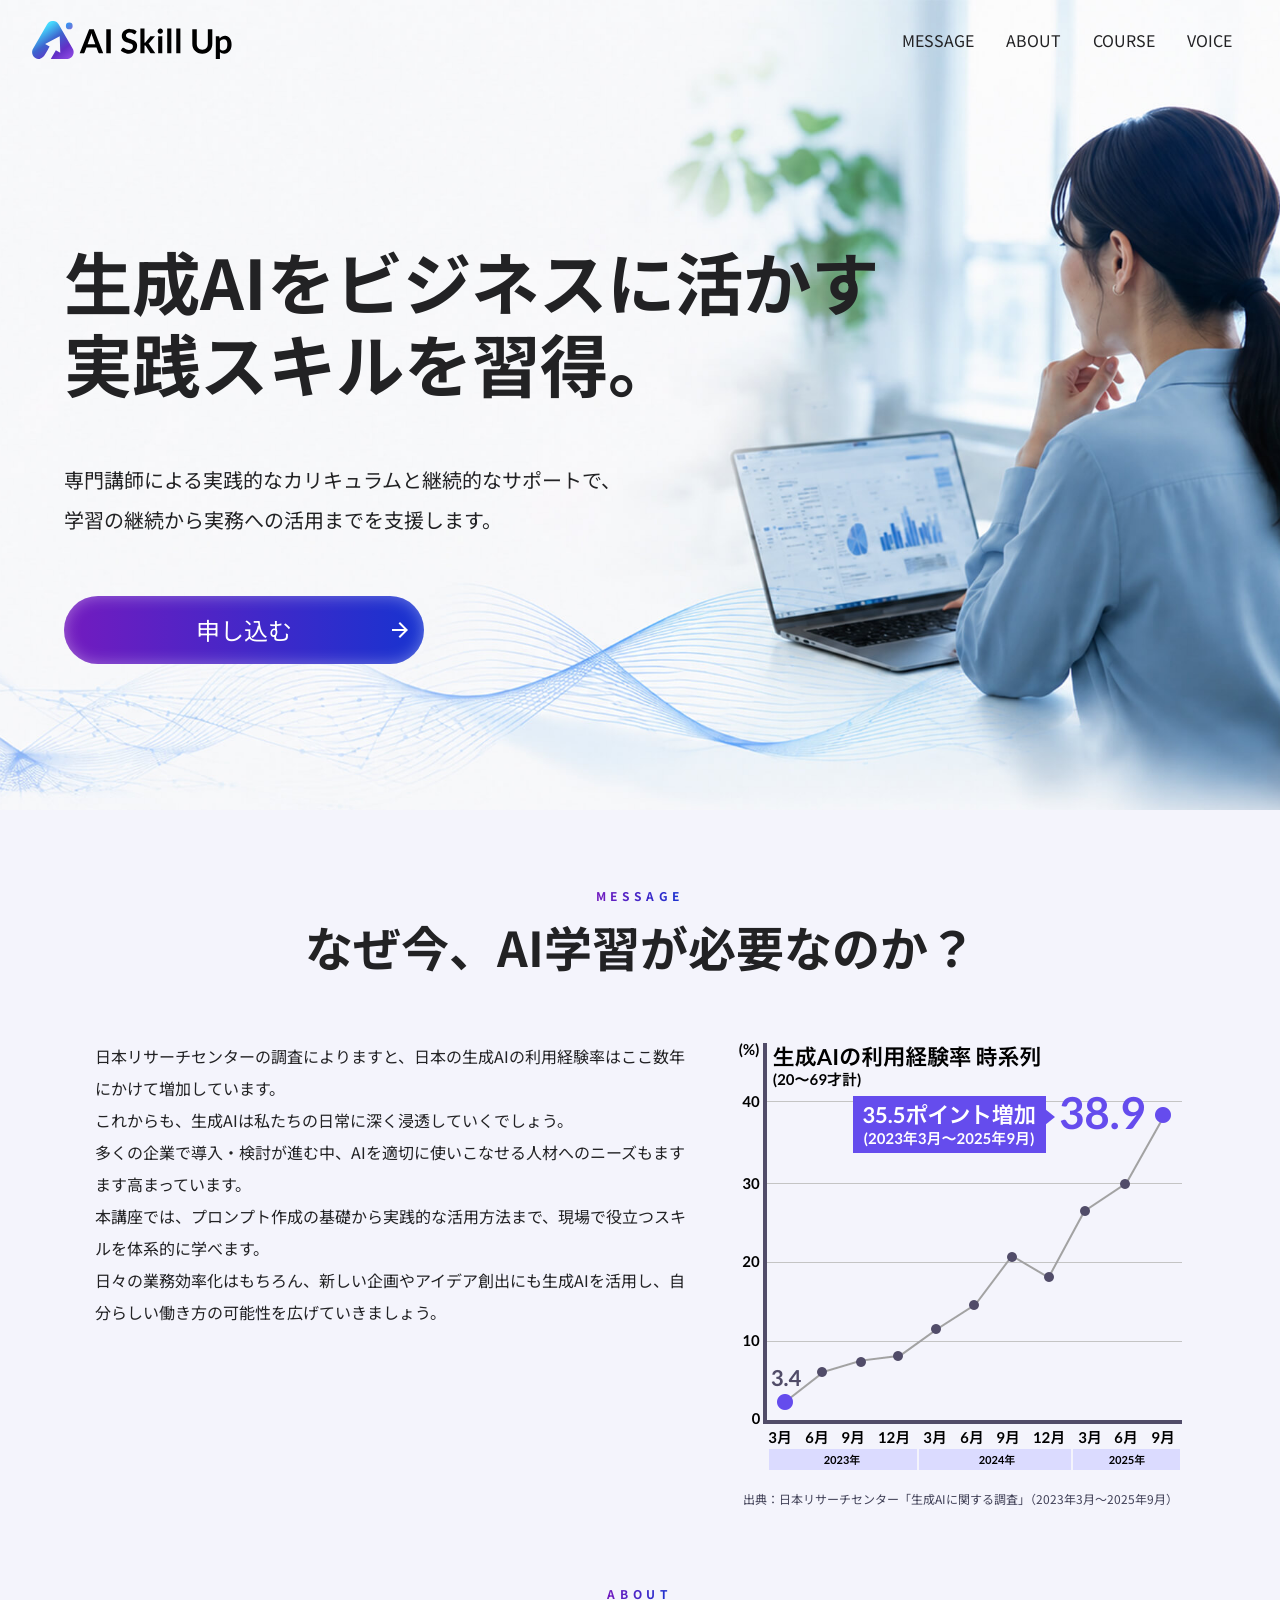
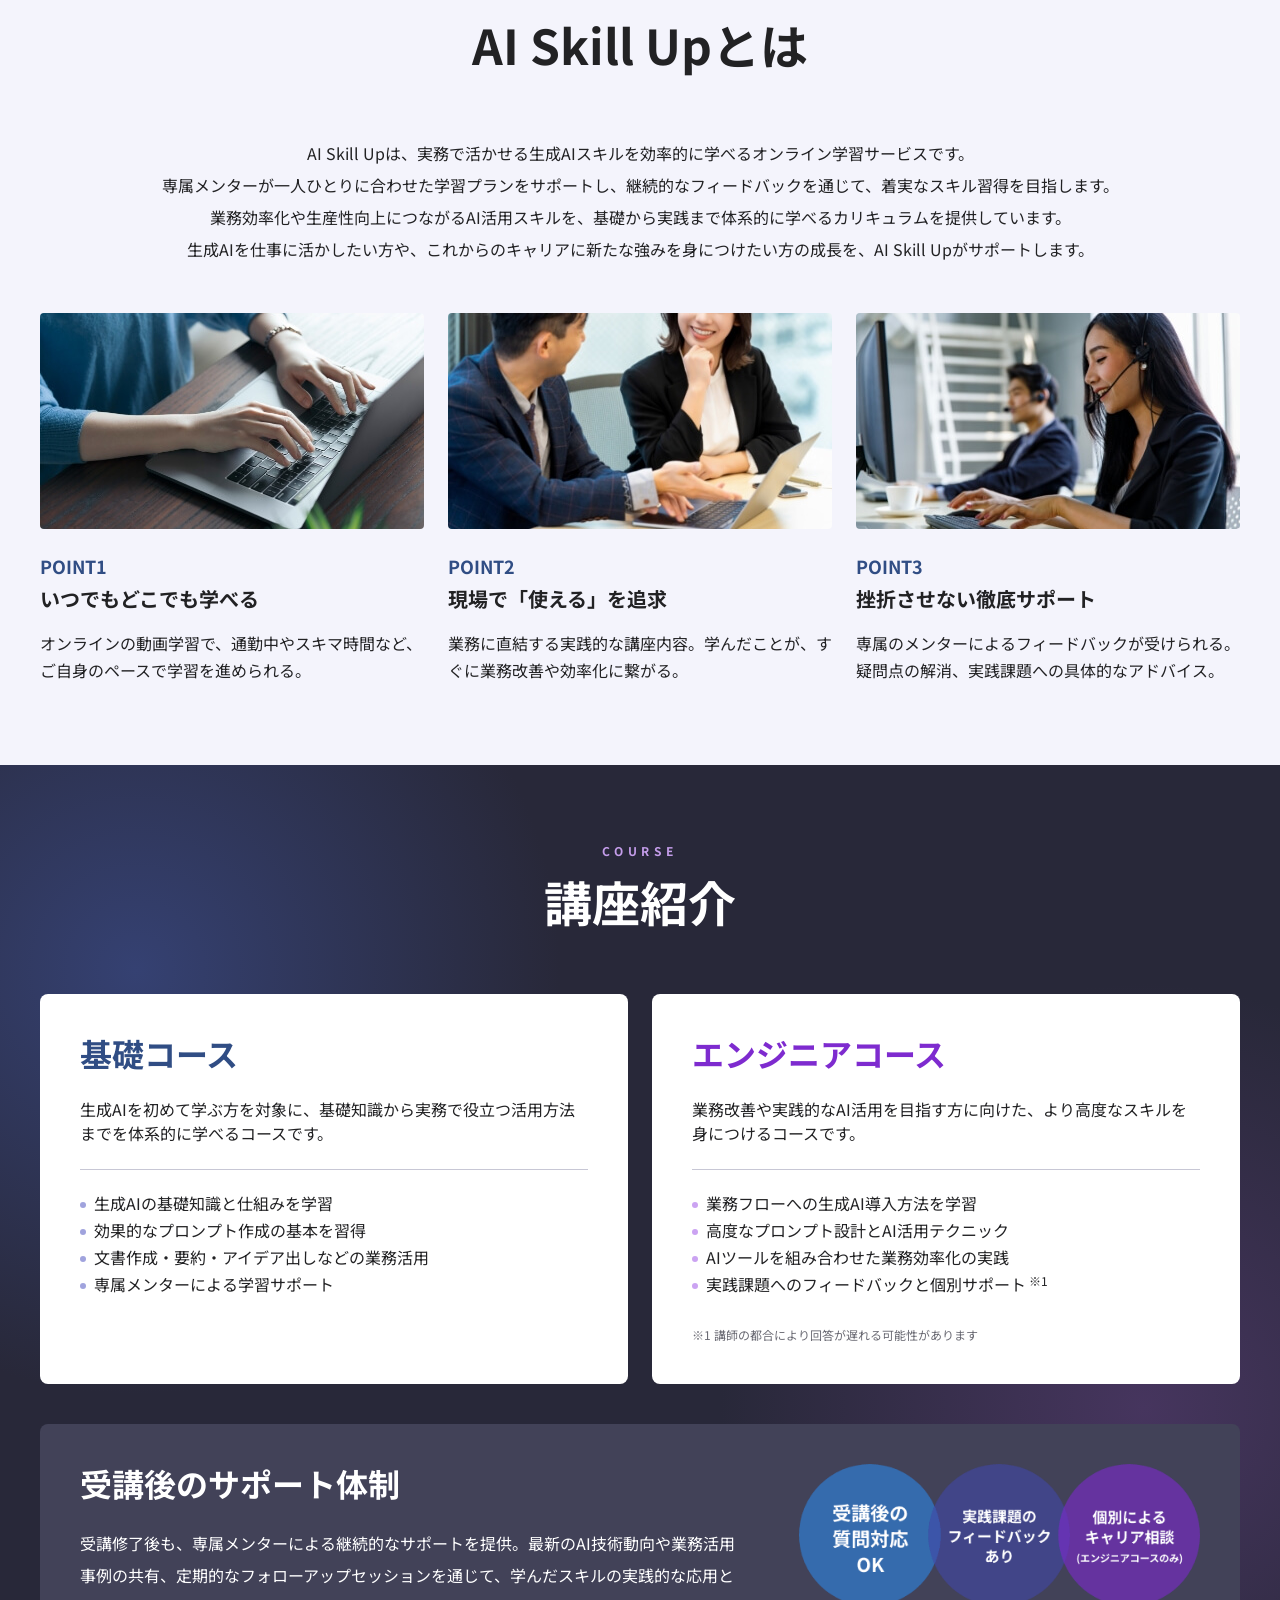
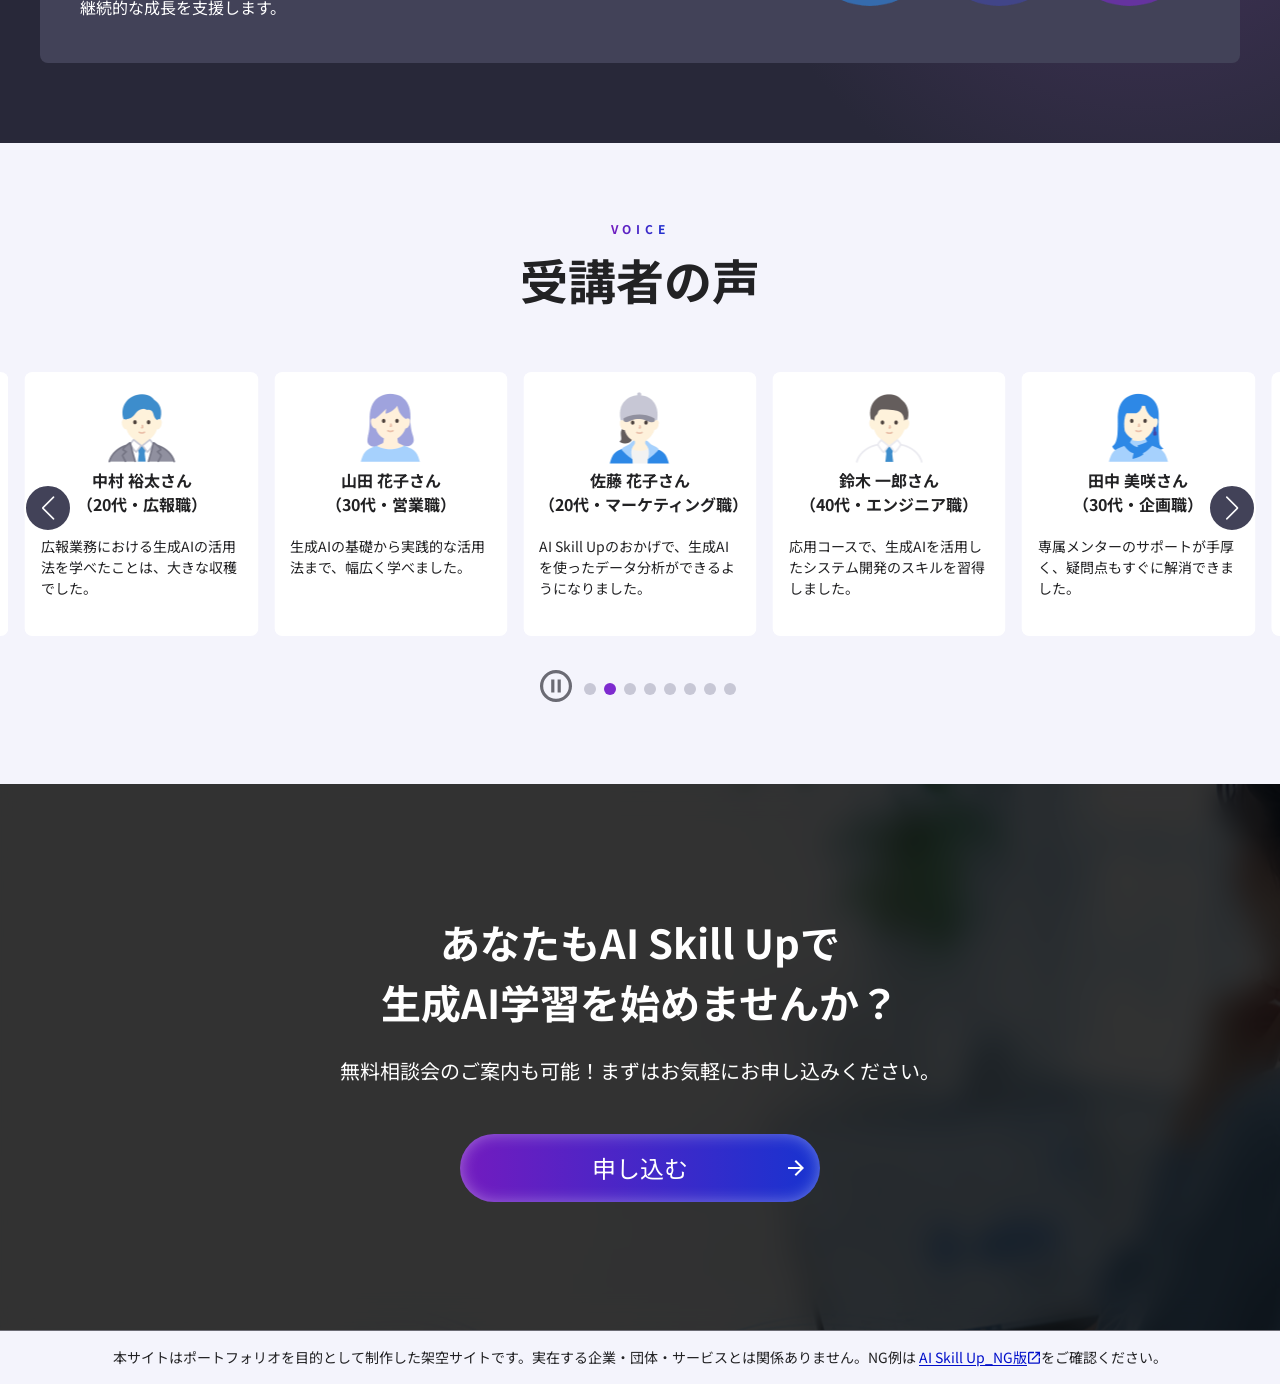
<file: index.html>
<!DOCTYPE html>
  <html lang="ja">

  <head>
    
<meta charset="UTF-8" />
<!-- 検索で引っかからないようにする -->
<meta name="robots"
      content="noindex,nofollow" />
<meta name="viewport"
      content="width=device-width, initial-scale=1.0" />

<!-- pagedata.jsonで出力されたタイトルを表示  -->
<meta name="description"
      content="AI Skill Upは、生成AIを活用した実践的なスキルを学べるオンラインスクールLPをコンセプトに制作した架空のWebサイトです。">
<meta property="og:image"
      content="./assets/images/image-ogp.png">
<title>AI Skill Up</title>

<link rel="icon" href="./assets/images/favicon.svg" type="image/svg+xml">

<!-- フォント -->
<link rel="preconnect" href="https://fonts.googleapis.com">
<link rel="preconnect" href="https://fonts.gstatic.com" crossorigin>
<link
  href="https://fonts.googleapis.com/css2?family=Noto+Sans+JP:wght@400;700&display=swap"
  rel="stylesheet">
    <script type="module" crossorigin src="./assets/js/main.js"></script>
    <link rel="stylesheet" crossorigin href="./assets/css/style.css">
  </head>

  <body data-page="top">
    
  <header>
    <div class="c-header">
      <h1 class="c-header__logo">
        <a href="./index.html">
          <img src="./assets/images/logo-renew2.svg" alt="AI Skill Up">
        </a>
      </h1>

      <button class="hamburger" id="hamburger" aria-label="メニューを開く" aria-expanded="false">
        <span class="line-box">
          <span class="line"></span>
          <span class="line"></span>
          <span class="line"></span>
        </span>
        <!--<span id="hamburger-text" class="text">MENU</span>-->
      </button>

      <nav class="nav_inner" id="nav">
        <ul class="list">
          <li class="item"><a class="link" href="#message">MESSAGE</a></li>
          <li class="item"><a class="link" href="#about">ABOUT</a></li>
          <li class="item"><a class="link" href="#course">COURSE</a></li>
          <li class="item"><a class="link" href="#voice">VOICE</a></li>
        </ul>
      </nav>

    </div>
  </header>

  <div class="overlay" id="overlay"></div>

      <main>
        <div class="mainvisual">
          <div class="mainvisual_inner">
            <h2 class="mainvisual_title" aria-label="生成AIをビジネスに活かす実践スキルを習得。">
              <span aria-hidden="true">生成AIをビジネスに活かす</span><span aria-hidden="true">実践スキルを習得。</span>
            </h2>
            <p class="mainvisual_subtitle"><span>専門講師による実践的なカリキュラムと継続的なサポートで、</span><span aria-hidden="true">学習の継続から実務への活用までを支援します。</span></p>
            <a href="./form/" class="contact_btn" rel="noopener noreferrer">申し込む</a>
          </div>
        </div>
        <article id="message" class="message">
          <div class="article_inner">
            <h2 class="article_title"><span class="article_title_en article_title_en2"
                aria-hidden="true">MESSAGE</span>なぜ今、AI学習が必要なのか？</h2>
            <div class="section_box">
              <div class="section_box_text">
                <p>日本リサーチセンターの調査によりますと、日本の生成AIの利用経験率はここ数年にかけて増加しています。<br>これからも、生成AIは私たちの日常に深く浸透していくでしょう。<br>多くの企業で導入・検討が進む中、AIを適切に使いこなせる人材へのニーズもますます高まっています。<br>本講座では、プロンプト作成の基礎から実践的な活用方法まで、現場で役立つスキルを体系的に学べます。<br>日々の業務効率化はもちろん、新しい企画やアイデア創出にも生成AIを活用し、自分らしい働き方の可能性を広げていきましょう。</p>
              </div>
              <div class="section_box_image">
                <img src="./assets/images/image1.png"
                  alt="20〜69才を対象とした生成AIの利用経験率時系列のグラフ。2023年3月〜2025年9月までのデータが示されており、2023年3月の3.4%から2025年9月の38.9%へと増加していることを表している。" loading="lazy">
                <p class="source">出典：日本リサーチセンター「生成AIに関する調査」（2023年3月〜2025年9月）</p>
              </div>
            </div>
          </div>
        </article>
        <article id="about" class="about">
          <div class="article_inner">
            <h2 class="article_title"><span class="article_title_en article_title_en2" aria-hidden="true">ABOUT</span>AI Skill Upとは
            </h2>
            <p class="article_text">AI Skill Upは、実務で活かせる生成AIスキルを効率的に学べるオンライン学習サービスです。<br>
              専属メンターが一人ひとりに合わせた学習プランをサポートし、継続的なフィードバックを通じて、着実なスキル習得を目指します。<br>
              業務効率化や生産性向上につながるAI活用スキルを、基礎から実践まで体系的に学べるカリキュラムを提供しています。<br>
              生成AIを仕事に活かしたい方や、これからのキャリアに新たな強みを身につけたい方の成長を、AI Skill Upがサポートします。</p>
            <div class="boxlist">
              <div class="boxlist_item">
                <div class="boxlist_image"><img class="" src="./assets/images/image2-1.jpg" alt="" loading="lazy"></div>
                <h3 class="boxlist_title">
                  <span class="" aria-hidden="true">POINT1</span>いつでもどこでも学べる
                </h3>
                <p class="boxlist_text">オンラインの動画学習で、通勤中やスキマ時間など、ご自身のペースで学習を進められる。</p>
              </div>
              <div class="boxlist_item">
                <div class="boxlist_image"><img class="" src="./assets/images/image2-2.jpg" alt="" loading="lazy"></div>
                <h3 class="boxlist_title">
                  <span class="" aria-hidden="true">POINT2</span>現場で「使える」を追求
                </h3>
                <p class="boxlist_text">業務に直結する実践的な講座内容。学んだことが、すぐに業務改善や効率化に繋がる。</p>
              </div>
              <div class="boxlist_item">
                <div class="boxlist_image"><img class="" src="./assets/images/image2-3.jpg" alt="" loading="lazy"></div>
                <h3 class="boxlist_title">
                  <span class="" aria-hidden="true">POINT3</span>挫折させない徹底サポート
                </h3>
                <p class="boxlist_text">専属のメンターによるフィードバックが受けられる。疑問点の解消、実践課題への具体的なアドバイス。</p>
              </div>
            </div>
          </div>
        </article>
        <article id="course" class="course">
          <div class="article_inner">
            <h2 class="article_title"><span class="article_title_en" aria-hidden="true">COURSE</span>講座紹介</h2>
            <div class="boxlist">
              <div class="boxlist_item">
                <h3 class="boxlist_title">基礎コース</h3>
                <p class="text">
                  生成AIを初めて学ぶ方を対象に、基礎知識から実務で役立つ活用方法までを体系的に学べるコースです。
                </p>
                <ul class="course_list">
                  <li>生成AIの基礎知識と仕組みを学習</li>
                  <li>効果的なプロンプト作成の基本を習得</li>
                  <li>文書作成・要約・アイデア出しなどの業務活用</li>
                  <li>専属メンターによる学習サポート</li>
                </ul>
              </div>
              <div class="boxlist_item">
                <h3 class="boxlist_title">エンジニアコース</h3>
                <p class="text">
                  業務改善や実践的なAI活用を目指す方に向けた、より高度なスキルを身につけるコースです。
                </p>
                <ul class="course_list">
                  <li>業務フローへの生成AI導入方法を学習</li>
                  <li>高度なプロンプト設計とAI活用テクニック</li>
                  <li>AIツールを組み合わせた業務効率化の実践</li>
                  <li>実践課題へのフィードバックと個別サポート<sup>※1</sup></li>
                </ul>
                <p class="note">※1 講師の都合により回答が遅れる可能性があります</p>
              </div>
            </div>
            <div class="sub-box">
              <div class="sub-box_text">
                <h3 class="sub-box_title">受講後のサポート体制</h3>
                <p>受講修了後も、専属メンターによる継続的なサポートを提供。最新のAI技術動向や業務活用事例の共有、定期的なフォローアップセッションを通じて、学んだスキルの実践的な応用と継続的な成長を支援します。</p>
              </div>
              <div class="sub-box_image">
                <img src="./assets/images/image3.png" alt="受講後の質問対応OK、実践課題のフィードバックあり、個別によるキャリア相談室（エンジニアコースのみ）">
              </div>
            </div>
          </div>
        </article>

        <article id="voice" class="voice">
          <div class="article_inner">
            <h2 class="article_title"><span class="article_title_en article_title_en2"
                aria-hidden="true">VOICE</span>受講者の声</h2>

            <!-- Swiperはバージョンが新しくなり親要素の指定が「swiper」のみになっています -->
            <div class="js-mySwiper swiper" role="region" aria-roledescription="carousel" aria-label="受講者の声のスライド">

              <!-- If we need pagination -->
              <div class="swiper-pagination-wrap">
                <!-- 停止/再生ボタン -->
                <button class="js-swiper-pause swiper-pause-button swiper-button" aria-label="スライドを停止"></button>
                <div class="swiper-pagination"></div>
              </div>
              <!-- Additional required wrapper -->
              <div class="swiper-wrapper">
                <!-- 受講者の声 ダミー -->
                <div class="swiper-slide" aria-roledescription="slide">
                  <img class="" src="./assets/images/image4-1.png" alt="山田 花子さんのイラスト画像">
                  <p class="voice_name">山田 花子さん<br>（30代・営業職）</p>
                  <p class="voice_text">
                    生成AIの基礎から実践的な活用法まで、幅広く学べました。
                  </p>
                </div>
                <div class="swiper-slide" aria-roledescription="slide">
                  <img class="" src="./assets/images/image4-2.png" alt="佐藤 花子さんのイラスト画像">
                  <p class="voice_name">佐藤 花子さん<br>（20代・マーケティング職）</p>
                  <p class="voice_text">
                    AI Skill Upのおかげで、生成AIを使ったデータ分析ができるようになりました。
                  </p>
                </div>
                <div class="swiper-slide" aria-roledescription="slide">
                  <img class="" src="./assets/images/image4-3.png" alt="鈴木 一郎さんのイラスト画像">
                  <p class="voice_name">鈴木 一郎さん<br>（40代・エンジニア職）</p>
                  <p class="voice_text">
                    応用コースで、生成AIを活用したシステム開発のスキルを習得しました。
                  </p>
                </div>
                <div class="swiper-slide" aria-roledescription="slide">
                  <img class="" src="./assets/images/image4-4.png" alt="田中 美咲さんのイラスト画像">
                  <p class="voice_name">田中 美咲さん<br>（30代・企画職）</p>
                  <p class="voice_text">
                    専属メンターのサポートが手厚く、疑問点もすぐに解消できました。
                  </p>
                </div>
                <div class="swiper-slide" aria-roledescription="slide">
                  <img class="" src="./assets/images/image4-7.png" alt="高橋 涼子さんのイラスト画像">
                  <p class="voice_name">高橋 涼子さん<br>（20代・デザイナー職）</p>
                  <p class="voice_text">
                    効率的な資料作成やアイデア出しが可能になり、クリエイティブな仕事に集中できるようになりました。
                  </p>
                </div>
                <div class="swiper-slide" aria-roledescription="slide">
                  <img class="" src="./assets/images/image4-6.png" alt="伊藤 将さんのイラスト画像">
                  <p class="voice_name">伊藤 将さん<br>（30代・人事職）</p>
                  <p class="voice_text">
                    生成AIを活用した人事業務の効率化に成功しました。
                  </p>
                </div>
                <div class="swiper-slide" aria-roledescription="slide">
                  <img class="" src="./assets/images/image4-5.png" alt="松本 翔太さんのイラスト画像">
                  <p class="voice_name">松本 翔太さん<br>（40代・経営企画職）</p>
                  <p class="voice_text">
                    経営企画の立場から、生成AIの活用法を学べたことは非常に有益でした。
                  </p>
                </div>
                <div class="swiper-slide" aria-roledescription="slide">
                  <img class="" src="./assets/images/image4-8.png" alt="中村 裕太さんのイラスト画像">
                  <p class="voice_name">中村 裕太さん<br>（20代・広報職）</p>
                  <p class="voice_text">
                    広報業務における生成AIの活用法を学べたことは、大きな収穫でした。
                  </p>
                </div>

              </div>

              <!-- If we need navigation buttons -->
              <button class="swiper-button-prev" aria-label="前のスライド"></button>
              <button class="swiper-button-next" aria-label="次のスライド"></button>

            </div>
          </div>
        </article>

        <section class="contact">
          <h2 class="contact_text"><span>あなたもAI Skill Upで</span><span aria-hidden="true">生成AI学習を始めませんか？</span></h2>
          <p class="contact_subtext">無料相談会のご案内も可能！<br class="sp_visible">まずはお気軽にお申し込みください。</p>
          <a href="./form/" class="contact_btn">申し込む</a>
        </section>
      </main>

      
  <footer class="footer">
    <div class="caution" role="note">
      <p>本サイトはポートフォリオを目的として制作した架空サイトです。実在する企業・団体・サービスとは関係ありません。<br class="sp_visible">NG例は
        <a href="https://aomori-mikan.github.io/ai-skillup-ng/" target="_blank" rel="noopener noreferrer" class="external">
          AI Skill Up_NG版<span class="visually-hidden">（新しいタブで開く）</span>
        </a>をご確認ください。
      </p>
    </div>

  </footer>

  </body>

  </html>
</file>
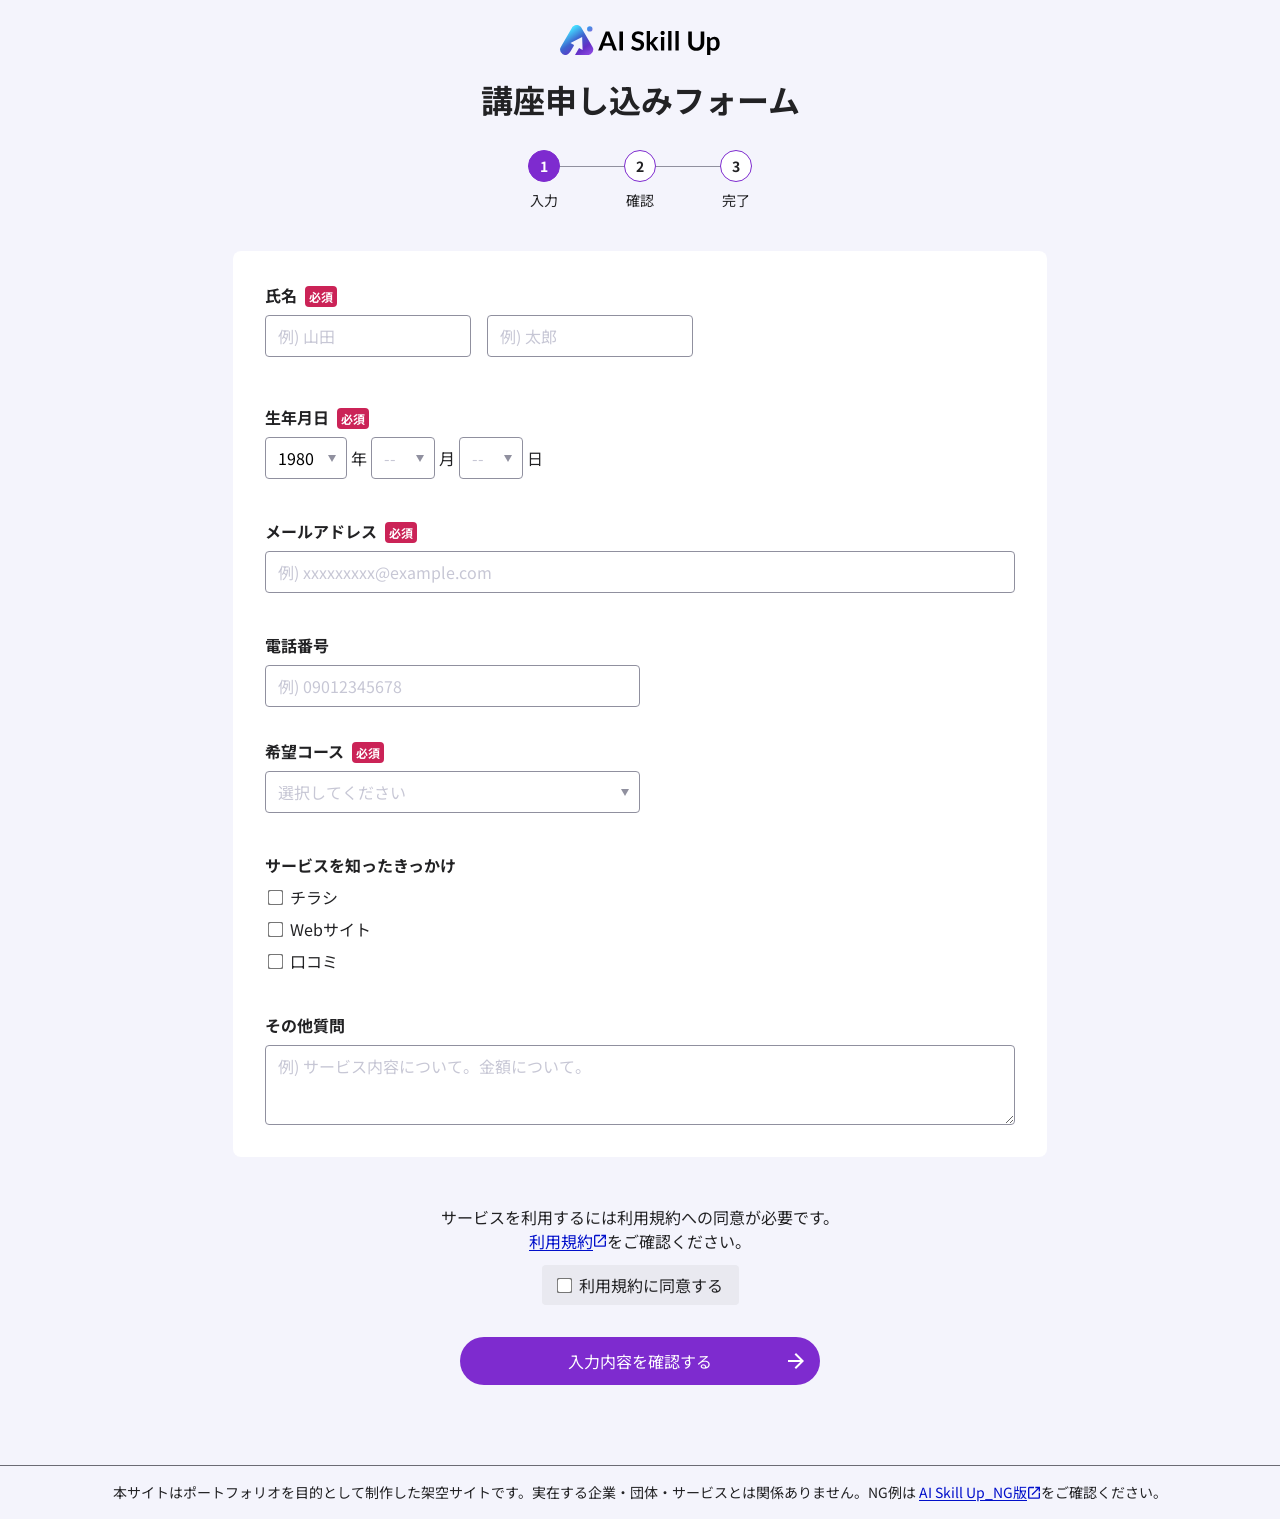
<file: form/index.html>
<!DOCTYPE html>
  <html lang="ja">

  <head>
    
<meta charset="UTF-8" />
<!-- 検索で引っかからないようにする -->
<meta name="robots"
      content="noindex,nofollow" />
<meta name="viewport"
      content="width=device-width, initial-scale=1.0" />

<!-- pagedata.jsonで出力されたタイトルを表示  -->
<meta name="description"
      content="AI Skill Upは、生成AIを活用した実践的なスキルを学べるオンラインスクールLPをコンセプトに制作した架空のWebサイトです。">
<meta property="og:image"
      content="./assets/images/image-ogp.png">
<title>講座申し込み|AI Skill Up</title>

<link rel="icon" href="../assets/images/favicon.svg" type="image/svg+xml">

<!-- フォント -->
<link rel="preconnect" href="https://fonts.googleapis.com">
<link rel="preconnect" href="https://fonts.gstatic.com" crossorigin>
<link
  href="https://fonts.googleapis.com/css2?family=Noto+Sans+JP:wght@400;700&display=swap"
  rel="stylesheet">
    <script type="module" crossorigin src="../assets/js/main.js"></script>
    <link rel="stylesheet" crossorigin href="../assets/css/style.css">
  </head>

  <body data-page="form">

    <header>
      <div class="c-header page">
        <a href="../index.html" class="c-header__logo">
          <img src="../assets/images/logo-renew2.svg" alt="AI Skill Up">
        </a>
      </div>
    </header>
    <!-- 中身 -->

    <main>
      <div class="form-header">
        <h1 class="stepper-title">講座申し込みフォーム</h1>
        <ol class="stepper">
          <li class="step active" aria-current="step">
            <div class="step-number">1</div>
            <div class="step-label">入力</div>
            <div class="visually-hidden">（現在、このステップです）</div>
          </li>
          <li class="step">
            <div class="step-number">2</div>
            <div class="step-label">確認</div>
          </li>
          <li class="step">
            <div class="step-number">3</div>
            <div class="step-label">完了</div>
          </li>
        </ol>
      </div>

      <form method="post" class="form-container">
        <div class="form-row">
          <div class="form-group name">
            <p id="name" class="label-title">
              氏名<span class="required">必須</span>
            </p>

            <div class="name-group">

              <div>
                <label for="lastName" class="sr-only">姓</label>
                <input type="text" id="lastName" name="lastName" autocomplete="family-name" required placeholder="例) 山田"
                  aria-describedby="lastNameError">
              </div>

              <div>
                <label for="firstName" class="sr-only">名</label>
                <input type="text" id="firstName" name="firstName" autocomplete="given-name" required
                  placeholder="例) 太郎" aria-describedby="firstNameError">
              </div>

            </div>
            <div class="error" id="lastNameError" role="alert" aria-live="assertive"></div>
            <div class="error" id="firstNameError" role="alert" aria-live="assertive"></div>
          </div>
        </div>


        <fieldset class="form-group select">
          <legend class="label-title">
            生年月日<span class="required">必須</span>
          </legend>

          <div class="birth-group">

            <label for="birthYear" class="sr-only">生年</label>
            <select id="birthYear" name="birthYear" autocomplete="bday-year" required aria-describedby="birthError">
              <option value="">年</option>
            </select>
            <span aria-hidden="true">年</span>

            <label for="birthMonth" class="sr-only">生月</label>
            <select id="birthMonth" name="birthMonth" autocomplete="bday-month" required aria-describedby="birthError">
              <option value="">月</option>
            </select>
            <span aria-hidden="true">月</span>

            <label for="birthDay" class="sr-only">生日</label>
            <select id="birthDay" name="birthDay" autocomplete="bday-day" required aria-describedby="birthError">
              <option value="">日</option>
            </select>
            <span aria-hidden="true">日</span>

          </div>

          <div class="error" id="birthError" role="alert" aria-live="assertive">
          </div>
        </fieldset>


        <div class="form-group">
          <label for="email" class="label-title">メールアドレス<span class="required">必須</span></label>
          <input type="email" id="email" name="email" autocomplete="email" required="required"
            placeholder="例) xxxxxxxxx@example.com" aria-describedby="emailError">
          <div class="error" id="emailError" role="alert" aria-live="assertive"></div>
        </div>

        <div class="form-group tel">
          <label for="phone" class="label-title">電話番号</label>
          <input type="tel" id="phone" name="phone" autocomplete="tel" placeholder="例) 09012345678">
        </div>

        <div class="form-group select-course select">
          <label for="course" class="label-title">
            希望コース<span class="required">必須</span>
          </label>
          <select id="course" name="course" required aria-describedby="courseError">
            <option value="">選択してください</option>
            <option value="基礎コース">基礎コース</option>
            <option value="エンジニアコース">エンジニアコース</option>
          </select>
          <div class="error" id="courseError" role="alert" aria-live="assertive"></div>
        </div>

        <fieldset class="form-group">
          <legend class="label-title">サービスを知ったきっかけ</legend>

          <div class="checkbox-group">
            <div class="checkbox-item-wrap">
              <label class="checkbox-item">
                <input type="checkbox" name="source" value="チラシ">
                チラシ
              </label>
            </div>

            <div class="checkbox-item-wrap">
              <label class="checkbox-item">
                <input type="checkbox" name="source" value="Webサイト">
                Webサイト
              </label>
            </div>

            <div class="checkbox-item-wrap">
              <label class="checkbox-item">
                <input type="checkbox" name="source" value="口コミ">
                口コミ
              </label>
            </div>
          </div>
        </fieldset>

        <div class="form-group">
          <label for="questions" class="label-title">その他質問</label>
          <textarea id="questions" name="questions" placeholder="例) サービス内容について。金額について。"></textarea>
        </div>

      </form>

      <div class="form-instruction">
        <p>サービスを利用するには利用規約への同意が必要です。<br><a href="#" target="_blank">利用規約<span
              class="visually-hidden">（新しいタブで開く）</span></a>をご確認ください。</p>
        <div class="checkbox-group">
          <label for="entry_user_policy_check">
            <input type="checkbox" id="entry_user_policy_check" name="entry[user_policy_check]" required="required"
              title="" value="1" aria-describedby="policyError">
            利用規約に同意する
          </label>
        </div>
        <div class="error" id="policyError" role="alert" aria-live="assertive"></div>
      </div>


      <div class="box_bottom">
        <button type="submit" class="btn btn-primary" onclick="validateAndSubmit()">入力内容を確認する</button>
      </div>

    </main>

    
  <footer class="footer">
    <div class="caution" role="note">
      <p>本サイトはポートフォリオを目的として制作した架空サイトです。実在する企業・団体・サービスとは関係ありません。<br class="sp_visible">NG例は
        <a href="https://aomori-mikan.github.io/ai-skillup-ng/" target="_blank" rel="noopener noreferrer" class="external">
          AI Skill Up_NG版<span class="visually-hidden">（新しいタブで開く）</span>
        </a>をご確認ください。
      </p>
    </div>

  </footer>


  </body>

  </html>
</file>
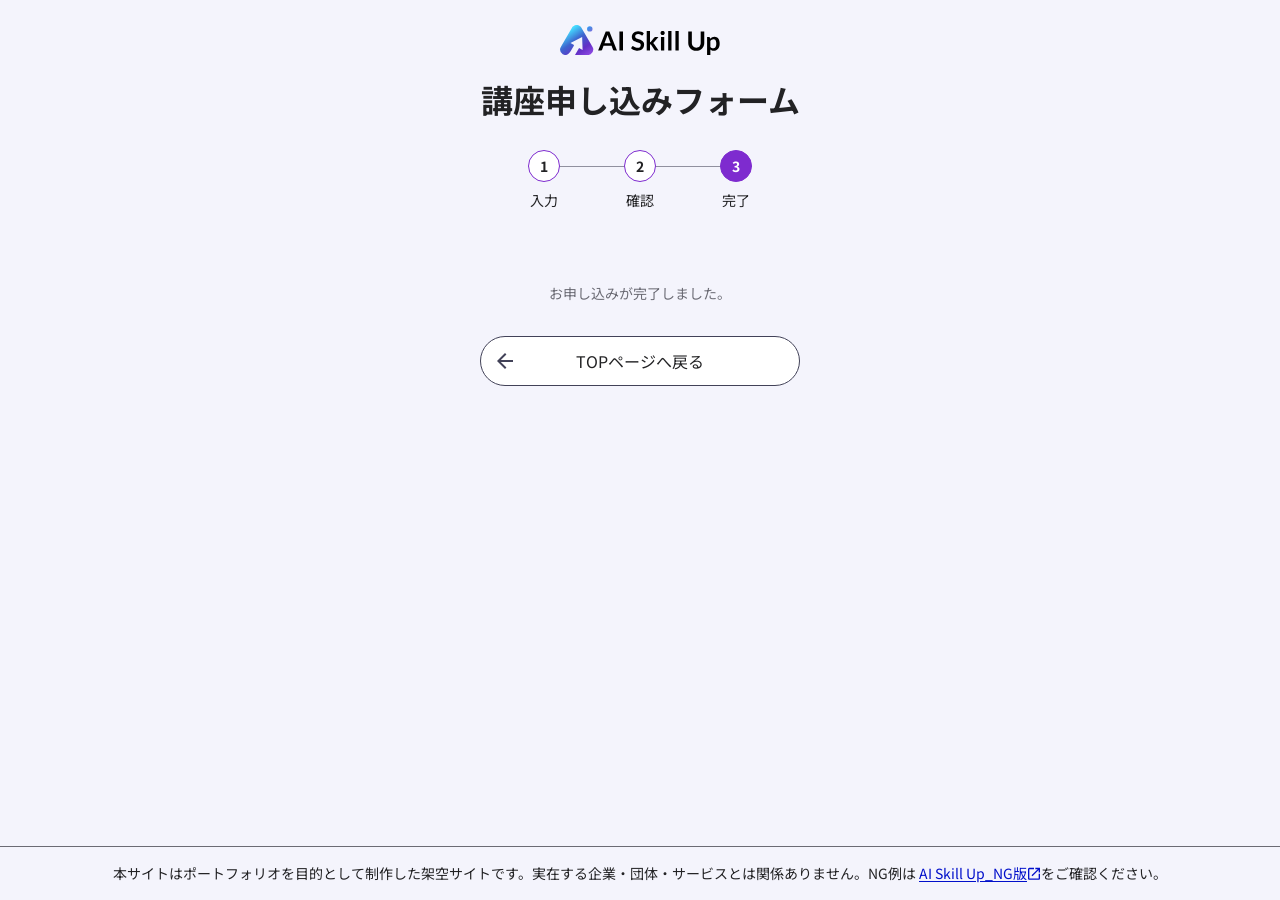
<file: form/complete/index.html>
<!DOCTYPE html>
  <html lang="ja">

  <head>
    
<meta charset="UTF-8" />
<!-- 検索で引っかからないようにする -->
<meta name="robots"
      content="noindex,nofollow" />
<meta name="viewport"
      content="width=device-width, initial-scale=1.0" />

<!-- pagedata.jsonで出力されたタイトルを表示  -->
<meta name="description"
      content="AI Skill Upは、生成AIを活用した実践的なスキルを学べるオンラインスクールLPをコンセプトに制作した架空のWebサイトです。">
<meta property="og:image"
      content="./assets/images/image-ogp.png">
<title>講座申し込み完了|AI Skill Up</title>

<link rel="icon" href="../../assets/images/favicon.svg" type="image/svg+xml">

<!-- フォント -->
<link rel="preconnect" href="https://fonts.googleapis.com">
<link rel="preconnect" href="https://fonts.gstatic.com" crossorigin>
<link
  href="https://fonts.googleapis.com/css2?family=Noto+Sans+JP:wght@400;700&display=swap"
  rel="stylesheet">
    <script type="module" crossorigin src="../../assets/js/main.js"></script>
    <link rel="stylesheet" crossorigin href="../../assets/css/style.css">
  </head>

  <body data-page="complete">
    <header>
      <div class="c-header page">
        <a href="../index.html" class="c-header__logo">
          <img src="../../assets/images/logo-renew2.svg" alt="AI Skill Up">
        </a>
      </div>
    </header>

    <main>

      <div class="form-header">
        <h1 class="stepper-title">講座申し込みフォーム</h1>
        <ol class="stepper">
          <li class="step">
            <div class="step-number">1</div>
            <div class="step-label">入力</div>
          </li>
          <li class="step">
            <div class="step-number">2</div>
            <div class="step-label">確認</div>
          </li>
          <li class="step active" aria-current="step">
            <div class="step-number">3</div>
            <div class="step-label">完了</div>
            <div class="visually-hidden">（現在、このステップです）</div>
          </li>
        </ol>
      </div>

      <div class="form-container complete">
        <p class="sub-message" role="status">
          お申し込みが完了しました。
        </p>
        <a href="/" class="btn" onclick="clearStorage()">TOPページへ戻る</a>
      </div>
    </main>
    
    
  <footer class="footer">
    <div class="caution" role="note">
      <p>本サイトはポートフォリオを目的として制作した架空サイトです。実在する企業・団体・サービスとは関係ありません。<br class="sp_visible">NG例は
        <a href="https://aomori-mikan.github.io/ai-skillup-ng/" target="_blank" rel="noopener noreferrer" class="external">
          AI Skill Up_NG版<span class="visually-hidden">（新しいタブで開く）</span>
        </a>をご確認ください。
      </p>
    </div>

  </footer>


  </body>

  </html>
</file>
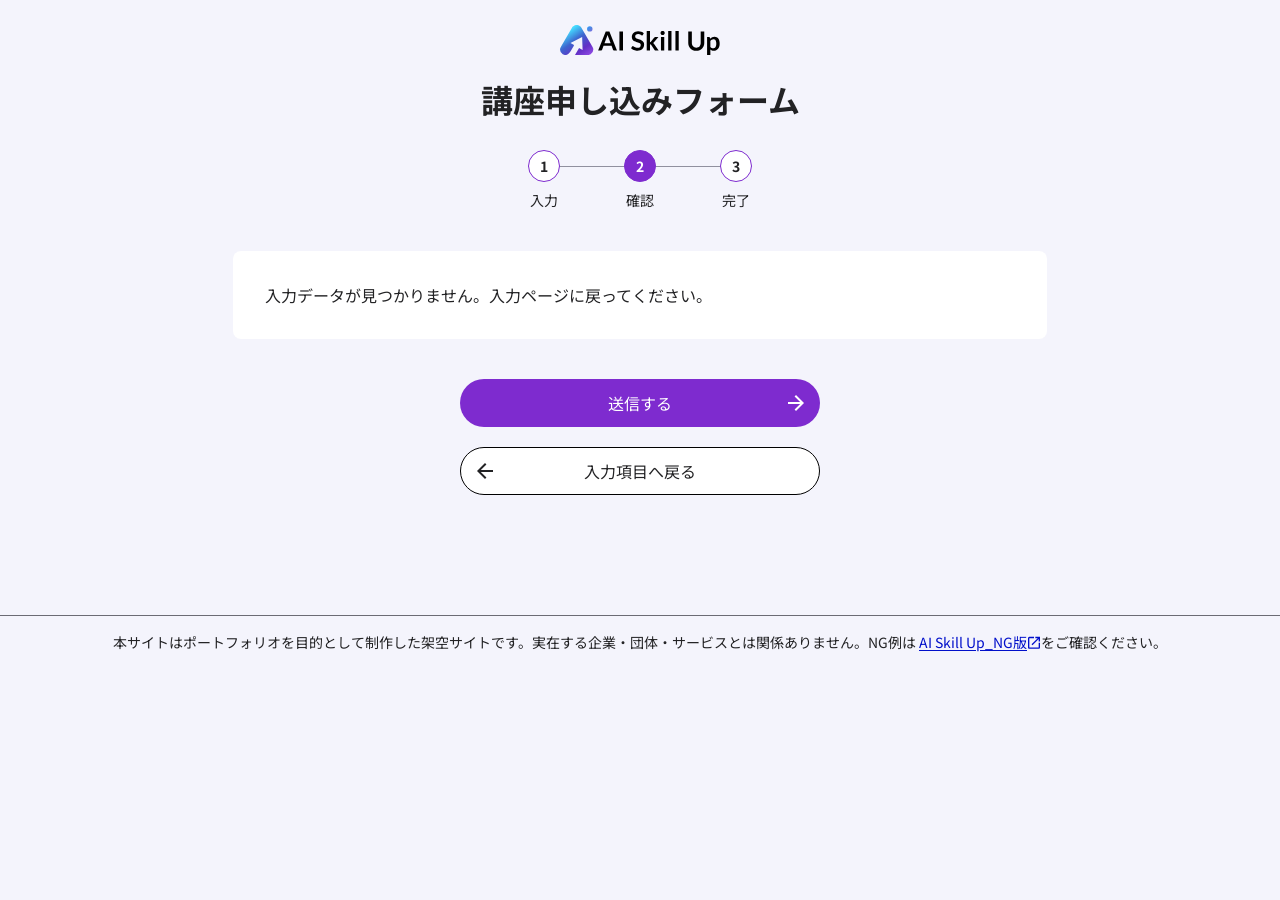
<file: form/confirm/index.html>
<!DOCTYPE html>
  <html lang="ja">

  <head>
    
<meta charset="UTF-8" />
<!-- 検索で引っかからないようにする -->
<meta name="robots"
      content="noindex,nofollow" />
<meta name="viewport"
      content="width=device-width, initial-scale=1.0" />

<!-- pagedata.jsonで出力されたタイトルを表示  -->
<meta name="description"
      content="AI Skill Upは、生成AIを活用した実践的なスキルを学べるオンラインスクールLPをコンセプトに制作した架空のWebサイトです。">
<meta property="og:image"
      content="./assets/images/image-ogp.png">
<title>講座申し込み内容確認|AI Skill Up</title>

<link rel="icon" href="../../assets/images/favicon.svg" type="image/svg+xml">

<!-- フォント -->
<link rel="preconnect" href="https://fonts.googleapis.com">
<link rel="preconnect" href="https://fonts.gstatic.com" crossorigin>
<link
  href="https://fonts.googleapis.com/css2?family=Noto+Sans+JP:wght@400;700&display=swap"
  rel="stylesheet">
    <script type="module" crossorigin src="../../assets/js/main.js"></script>
    <link rel="stylesheet" crossorigin href="../../assets/css/style.css">
  </head>

  <body data-page="confirm">
    <header>
      <div class="c-header page">
        <a href="../index.html" class="c-header__logo">
          <img src="../../assets/images/logo-renew2.svg" alt="AI Skill Up">
        </a>
      </div>
    </header>

    <main>

      <div class="form-header">
        <h1 class="stepper-title">講座申し込みフォーム</h1>
        <ol class="stepper">
          <li class="step">
            <div class="step-number">1</div>
            <div class="step-label">入力</div>
          </li>
          <li class="step active" aria-current="step">
            <div class="step-number">2</div>
            <div class="step-label">確認</div>
            <div class="visually-hidden">（現在、このステップです）</div>
          </li>
          <li class="step">
            <div class="step-number">3</div>
            <div class="step-label">完了</div>
          </li>
        </ol>
      </div>

      <form method="post" class="form-container">
        <div id="confirmContainer"></div>
      </form>
      <div class="box_bottom box_bottom2">
        <button class="btn btn-primary" type="button" onclick="submitForm()">送信する</button>
        <a href="../" class="btn btn-secondary">入力項目へ戻る</a>
      </div>

    </main>
        
  <footer class="footer">
    <div class="caution" role="note">
      <p>本サイトはポートフォリオを目的として制作した架空サイトです。実在する企業・団体・サービスとは関係ありません。<br class="sp_visible">NG例は
        <a href="https://aomori-mikan.github.io/ai-skillup-ng/" target="_blank" rel="noopener noreferrer" class="external">
          AI Skill Up_NG版<span class="visually-hidden">（新しいタブで開く）</span>
        </a>をご確認ください。
      </p>
    </div>

  </footer>


  </body>

  </html>
</file>
<file: assets/css/style.css>
@charset "UTF-8";/*! destyle.css v4.0.0 | MIT License | https://github.com/nicolas-cusan/destyle.css */*,:before,:after{box-sizing:border-box;border-style:solid;border-width:0}html{line-height:1.5;-webkit-text-size-adjust:100%;-webkit-tap-highlight-color:transparent;font-family:Noto Sans JP,游ゴシック Medium,Yu Gothic Medium,YuGothic M,YuGothic,-apple-system,BlinkMacSystemFont,Segoe UI,sans-serif;font-weight:400;color:#222224}body{margin:0;overflow-x:hidden}main{display:block}p,table,blockquote,address,pre,iframe,form,figure,dl{margin:0}h1,h2,h3,h4,h5,h6{font-size:inherit;font-weight:inherit;margin:0}ul,ol{margin:0;padding:0;list-style:none}dt{font-weight:700}dd{margin-left:0}hr{box-sizing:content-box;height:0;overflow:visible;border-top-width:1px;margin:0;clear:both;color:inherit}pre{font-family:monospace,monospace;font-size:inherit}address{font-style:inherit}a{background-color:transparent;text-decoration:none;color:inherit}abbr[title]{text-decoration:underline dotted}b,strong{font-weight:bolder}code,kbd,samp{font-family:monospace,monospace;font-size:inherit}small{font-size:80%}sub,sup{font-size:75%;line-height:0;position:relative;vertical-align:baseline}sub{bottom:-.25em}sup{top:-.5em}svg,img,embed,object,iframe{vertical-align:bottom}button,input,optgroup,select,textarea{-webkit-appearance:none;appearance:none;vertical-align:middle;color:inherit;font:inherit;background:transparent;padding:0;margin:0;border-radius:0;text-align:inherit;text-transform:inherit}button,[type=button],[type=reset],[type=submit]{cursor:pointer}button:disabled,[type=button]:disabled,[type=reset]:disabled,[type=submit]:disabled{cursor:default}:-moz-focusring{outline:auto}select:disabled{opacity:inherit}option{padding:0}fieldset{margin:0;padding:0;min-width:0}legend{padding:0}progress{vertical-align:baseline}textarea{overflow:auto}[type=number]::-webkit-inner-spin-button,[type=number]::-webkit-outer-spin-button{height:auto}[type=search]{outline-offset:-2px}[type=search]::-webkit-search-decoration{-webkit-appearance:none}::-webkit-file-upload-button{-webkit-appearance:button;font:inherit}[type=number]{-moz-appearance:textfield}label[for]{cursor:pointer}details{display:block}summary{display:list-item}[contenteditable]:focus{outline:auto}table{border-color:inherit;border-collapse:collapse}caption{text-align:left}td,th{vertical-align:top;padding:0}th{text-align:left;font-weight:700}*{margin:0;padding:0;border:0;outline:0;box-sizing:border-box;background:transparent}ul,ol{list-style:none}table{border-collapse:collapse;border-spacing:0}button,input,select,textarea{font:inherit;color:inherit;background:none;border:none;outline:none}a{text-decoration:none;color:inherit}html{scroll-behavior:smooth}#message:target,#feature:target,#course:target,#voice:target{animation:2.4s ease-in-out}.c-header{position:absolute;top:0;left:0;width:100%;z-index:100;display:flex;align-items:center;justify-content:space-between;padding:0 2rem;height:80px}.c-header .c-header__logo{display:flex;align-items:center;gap:.5rem}.c-header .c-header__logo img{width:200px;height:auto}.c-header .dialog .list{display:flex;gap:2rem}.c-header .dialog .list a{color:#fff;font-size:1rem;transition:all .3s ease}.c-header .dialog .list a:hover{opacity:.8}.c-header .dialog{border:none;padding:0}.c-header .nav_inner .list{display:flex}.c-header .nav_inner .list a{color:#222224;transition:all .3s ease}.c-header .nav_inner .list a:hover{opacity:.8}.c-header .hamburger{width:36px;height:36px;display:none;flex-direction:column;z-index:100;cursor:pointer}.c-header .hamburger .line-box{display:flex;flex-direction:column;align-items:center;justify-content:center}.c-header .hamburger:after{content:"MENU";display:block;font-size:.75rem;color:#222224;text-align:center}.c-header .hamburger .line-box .line{width:24px;height:2px;background-color:#222224;display:flex;align-items:center;justify-content:center;margin:2px 0;transition:all .3s ease}.c-header .hamburger.active .line-box .line:nth-child(1){transform:rotate(45deg) translate(4px,4px);color:#222224}.c-header .hamburger.active .line-box .line:nth-child(2){opacity:0}.c-header .hamburger.active .line-box .line:nth-child(3){transform:rotate(-45deg) translate(4.5px,-4.5px);color:#222224}.c-header .hamburger.active:after{content:"CLOSE";color:#222224}.c-header .hamburger p.text{line-height:1em;font-size:.75rem;color:#fff;text-align:center}.c-header .nav_inner .item{display:inline-block}.c-header .nav_inner .link{color:#333;text-decoration:none;font-size:1rem;padding:.5rem 1rem;transition:color .3s ease;display:block}@media screen and (max-width: 767px){.c-header .c-header__logo{width:160px}.c-header .hamburger{display:flex;align-items:center}.c-header .nav_inner{position:absolute;top:10px;right:10px;width:70%;max-width:240px;background:#fff;box-shadow:0 3px 10px #c7c7d5;transition:right .3s ease;padding:3rem 1rem 1rem;border-radius:.5rem;display:none}.c-header .nav_inner.active{display:block}.c-header .hamburger p.text.active{display:none}.c-header .nav_inner .list{display:flex;flex-direction:column;gap:0}.c-header .nav_inner .list.item{flex-direction:column;color:#333;gap:0}.c-header .nav_inner .list a{padding:1rem;font-size:1.1rem;color:#000}}@media screen and (max-width: 767px){.overlay{display:none;position:fixed;top:0;left:0;width:100%;height:100%;background:#00000080;z-index:10}.overlay.active{display:block}}.footer{text-align:center;border-top:1px solid #6B6B74}.footer .caution{z-index:9;width:100%;text-align:center;font-size:.875rem;padding:1rem 2rem}.footer .caution a[target=_blank].external:after{content:url(../images/icon_externallink.svg)}.footer .copy{color:#242424;font-size:.75rem;padding:1rem 2rem}@media screen and (max-width: 767px){.caution{font-size:.75rem}}.sp_visible{display:none}a[target=_blank]{color:#010fca;text-decoration:underline;text-underline-offset:2px;display:inline-flex;align-items:center}a[target=_blank]:after{content:"";display:inline-block;width:14px;height:14px;mask-image:url(../images/icon_externallink.svg);mask-repeat:no-repeat;mask-size:contain;mask-position:center center;background:currentColor}a[target=_blank]:hover{text-decoration:underline 2px}body{background:#f4f4fc}.mainvisual{width:100%;height:90vh;background:url(../images/mainvisual.jpg);background-size:cover;background-position:center top}.mainvisual .mainvisual_inner{padding:15rem 5vw 0;display:flex;flex-direction:column;gap:3.5rem}.mainvisual .mainvisual_inner h2.mainvisual_title{font-size:4.5rem;font-size:clamp(2rem,1rem + 4.098vw,4.5rem);color:#222224;font-weight:700;line-height:1.2em;width:15em;word-break:auto-phrase}.mainvisual .mainvisual_inner h2.mainvisual_title span{display:inline-block}.mainvisual .mainvisual_inner .mainvisual_subtitle{color:#222224;font-size:1.25rem;line-height:2em;width:28em}.contact_btn{max-width:360px;height:auto;font-size:1.5rem;padding:1rem 2rem;background:linear-gradient(90deg,#731bbf,#1733d0);color:#fff;text-align:center;border-radius:50vw;position:relative;box-shadow:inset 0 0 1rem #ffffff5c;transition:all .3s ease}.contact_btn:after{position:absolute;right:1rem;top:50%;transform:translateY(-50%);content:"";display:inline-block;width:1rem;height:1rem;mask-image:url(../images/icon_arrow1-r.svg);mask-repeat:no-repeat;mask-size:contain;mask-position:center center;background:#fff;transition:all .3s ease}.contact_btn:hover{opacity:.8}.article_inner{padding:5rem 0;width:calc(100% - 40px);max-width:1200px;margin:0 auto}.article_inner .article_title{font-size:1.5rem;margin-bottom:2rem;text-align:center;display:flex;gap:1rem;flex-direction:column;align-items:center;justify-content:center;font-weight:700;line-height:1.2em;font-size:3rem;margin-bottom:4rem}.article_inner .article_title span.article_title_en{font-size:.75rem;line-height:1em;color:#c49dea;letter-spacing:.4em}.article_inner .article_title span.article_title_en2{background:linear-gradient(90deg,#731bbf,#1733d0);background-clip:text;-webkit-background-clip:text;-webkit-text-fill-color:transparent}.message{background:#f4f4fc}.message .article_inner{padding-bottom:0}.message .section_box{display:flex;gap:2.5rem;justify-content:center}.message .section_box .section_box_text{font-size:1rem;line-height:2em;display:flex;flex-direction:column;gap:2.5rem;width:50%}.message .section_box .section_box_image{width:50%;max-width:450px;height:auto}.message .section_box .section_box_image img{width:100%;max-width:100%;height:auto}.message .section_box .section_box_image .source{font-size:.75rem;color:#424258;margin-top:1.25rem;text-align:center}.about .article_title{color:#222224}.about .article_text{color:#222224;font-size:1rem;line-height:2em;text-align:center;margin-bottom:3rem}.about .boxlist{display:flex;gap:1.5rem;justify-content:center}.about .boxlist .boxlist_item{flex:1}.about .boxlist .boxlist_item .boxlist_image{display:flex;justify-content:center;align-items:center;overflow:hidden;margin-bottom:1.5rem;aspect-ratio:16/9;object-fit:cover;border-radius:.25rem}.about .boxlist .boxlist_item .boxlist_image img{width:100%;height:auto}.about .boxlist .boxlist_item .boxlist_title{font-size:1.25rem;font-weight:700;margin-bottom:1rem}.about .boxlist .boxlist_item .boxlist_title span{display:block;font-size:1.125rem;margin-bottom:.25rem;font-weight:700;color:#304d84}.about .boxlist .boxlist_item .boxlist_text{font-size:1rem;line-height:1.7rem}.course{background:#282839;overflow:hidden}.course .article_inner .article_title{color:#fff;position:relative;z-index:1}.course .boxlist{display:flex;gap:1.5rem;justify-content:center;position:relative;z-index:0}.course .boxlist:before{display:block;z-index:-1;content:"";position:absolute;top:-39rem;left:-31.5rem;width:1200px;aspect-ratio:1;border-radius:50%;background:radial-gradient(circle,#354172,#282839 50% 100%)}.course .boxlist:after{display:block;z-index:-1;content:"";position:absolute;bottom:-39rem;right:-31.5rem;width:1200px;aspect-ratio:1;border-radius:50%;background:radial-gradient(circle,#46355e,#282839 50% 100%)}.course .boxlist .boxlist_item{flex:1;background:#fff;padding:2.5rem;border-radius:.5rem}.course .boxlist .boxlist_item .boxlist_title{font-size:2rem;font-weight:700;line-height:1.2em;margin-bottom:1.5rem;color:#304d84}.course .boxlist .boxlist_item .text{line-height:1.5em;margin-bottom:1.5rem;padding-bottom:1.5rem;border-bottom:1px solid #C7C7D5}.course .boxlist .boxlist_item .course_list{display:flex;gap:.5rem;flex-direction:column}.course .boxlist .boxlist_item .course_list li{line-height:1.2em;display:flex}.course .boxlist .boxlist_item .course_list li:before{position:relative;content:"";width:6px;height:6px;top:.5rem;margin-right:.5rem;background:#a0a3dd;border-radius:50%;display:inline-block}.course .boxlist .boxlist_item .course_list li sup{font-size:.75rem;line-height:1em;margin-left:.2rem;top:0rem}.course .boxlist .boxlist_item .note{margin-top:2rem;font-size:.75rem;color:#6b6b74}.course .boxlist .boxlist_item:last-child .boxlist_title{color:#7e2bcf}.course .boxlist .boxlist_item:last-child .course_list li:before{background:#cba3f2}.course .sub-box{margin-top:2.5rem;padding:2.5rem;background:#424258;border-radius:.5rem;display:flex;gap:4rem;justify-content:space-between;position:relative;z-index:2}.course .sub-box .sub-box_text{color:#fff;line-height:2em;width:70%}.course .sub-box .sub-box_text .sub-box_title{color:#fff;font-size:2rem;line-height:1.2em;margin-bottom:1.5rem;font-weight:700}.course .sub-box .sub-box_image{width:30rem;height:auto}.course .sub-box .sub-box_image img{width:100%;height:auto}.voice{width:100%}.voice .article_inner{padding:5rem 0;margin:0 auto;width:100%;max-width:100%}.voice .article_inner .swiper{width:100%;display:flex;flex-direction:column-reverse}.voice .article_inner .swiper .swiper-wrapper{display:flex;align-items:stretch;padding-bottom:32px}.voice .article_inner .swiper .swiper-wrapper .swiper-slide{width:auto;height:auto;background:#fff;border-radius:.5rem;padding:1rem;display:flex;flex-direction:column;align-items:center}.voice .article_inner .swiper .swiper-wrapper .swiper-slide img{width:5rem;height:5rem}.voice .article_inner .swiper .swiper-wrapper .swiper-slide .voice_name{text-align:center;font-weight:700;font-size:1rem;margin-bottom:1.25rem}.voice .article_inner .swiper .swiper-wrapper .swiper-slide .voice_text{font-size:.875rem;line-height:1.5em}.voice .article_inner .swiper .swiper-pagination{bottom:0rem;display:inline-block;position:relative;width:auto}.voice .article_inner .swiper .swiper-pagination .swiper-pagination-bullet{display:inline-block;width:.75rem;height:.75rem;border-radius:50%;padding:0;background:#c7c7d5;opacity:1}.voice .article_inner .swiper .swiper-pagination .swiper-pagination-bullet-active{background:#7e2bcf}.voice .article_inner .swiper .swiper-pagination:focus-visible{outline:2px solid #FFFFFF;outline-offset:2px;box-shadow:0 0 0 6px #304d84}.voice .article_inner .swiper .swiper-button{width:2rem;height:2rem}.voice .article_inner .swiper .swiper-button:before{content:"";width:2rem;height:2rem;display:inline-block;position:relative;background:#6b6b74;mask-image:url(../images/icon_pause.svg);mask-size:contain;mask-repeat:no-repeat;mask-position:center center;z-index:10}.voice .article_inner .swiper .swiper-button.is-paused:before,.voice .article_inner .swiper .js-swiper-pause.is-paused:before{mask-image:url(../images/icon_play.svg)}.voice .article_inner .swiper .swiper-button-next,.voice .article_inner .swiper .swiper-button-prev{left:1.5rem;background:#424258;border:2px solid #FFFFFF;border-radius:50%;width:3rem;height:3rem;top:calc(50% - 32px)}.voice .article_inner .swiper .swiper-button-next:after,.voice .article_inner .swiper .swiper-button-prev:after{font-size:1.5rem;color:#fff}.voice .article_inner .swiper .swiper-button-next:hover,.voice .article_inner .swiper .swiper-button-prev:hover{opacity:.8}.voice .article_inner .swiper .swiper-button-next{right:1.5rem;left:auto}.voice .article_inner .swiper .swiper-pagination-wrap{display:flex;justify-content:center;align-items:center;padding:2px 0;gap:.5rem}.contact{background:url(../images/mainvisual.jpg);padding:8rem 2rem;display:flex;flex-direction:column;background-position:center center;position:relative}.contact:after{content:"";position:absolute;display:block;top:0;left:0;width:100%;height:100%;background-color:#000c;backdrop-filter:blur(15px)}.contact .contact_text{max-width:calc(800px + 4rem);margin:0 auto;text-align:center;font-size:2.5rem;color:#fff;font-weight:700;line-height:1.5em;margin-bottom:1.5rem;position:relative;z-index:1}.contact .contact_text span{display:inline-block}.contact .contact_subtext{font-size:1.25rem;line-height:1.5em;color:#fff;text-align:center;margin-bottom:3rem;position:relative;z-index:1}.contact .contact_btn{max-width:360px;width:80vw;margin:0 auto;padding:1rem 2rem;position:relative;z-index:1;display:block}@media screen and (max-width: 1000px){.mainvisual .mainvisual_inner h2.mainvisual_title{width:100%}.mainvisual .mainvisual_inner h2.mainvisual_title span{display:inline;text-wrap:wrap}.course .sub-box{flex-direction:column;align-items:center}.course .sub-box .sub-box_text{width:100%}.course .sub-box .sub-box_image{width:100%;height:auto;display:flex;justify-content:center;align-items:center}.course .sub-box .sub-box_image img{width:50%;height:auto}}@media screen and (max-width: 767px){.sp_visible{display:block}.article_inner{padding:5rem 0;max-width:calc(100% - 40px)}.article_inner .article_title{font-size:28px;margin-bottom:2.5rem}.article_inner .article_title span.article_title_en{font-size:.75rem}.mainvisual{background-image:url(../images/mainvisual-sp.jpg);background-position:right center}.mainvisual .mainvisual_inner{padding:15vh 4vw 3rem;gap:1.75rem}.mainvisual .mainvisual_inner h2.mainvisual_title{line-height:1.5em}.mainvisual .mainvisual_inner .mainvisual_subtitle{font-size:.875rem;width:100%}.contact_btn{max-width:360px;width:100%;font-size:1.25rem;margin:0 auto}.message .section_box{flex-direction:column}.message .section_box .section_box_text{font-size:.875rem;width:100%}.message .section_box .section_box_image{width:100%;max-width:100%;display:flex;flex-direction:column;align-items:center}.message .section_box .section_box_image img{width:80%;max-width:450px;height:auto}.about .article_text{font-size:.875rem;text-align:left}.about .boxlist{flex-direction:column;gap:3.5rem}.about .boxlist .boxlist_item .boxlist_image{aspect-ratio:16/9;margin-bottom:1.25rem}.about .boxlist .boxlist_item .boxlist_title span{font-size:.75rem;margin-bottom:.5rem}.about .boxlist .boxlist_item .boxlist_text{font-size:.875rem}.course .boxlist{flex-direction:column}.course .boxlist:before,.course .boxlist:after{display:none}.course .boxlist .boxlist_item{padding:1.5rem}.course .boxlist .boxlist_item .text,.course .boxlist .boxlist_item .course_list li{font-size:.875rem}.course .sub-box{flex-direction:column;gap:2rem;padding:1.5rem}.course .sub-box .sub-box_text{font-size:.875rem}.course .sub-box .sub-box_text .sub-box_title{font-size:1.5rem}.course .sub-box .sub-box_image,.course .sub-box .sub-box_image img{width:100%;height:auto}.voice .article_inner{margin:0 auto}.voice .article_inner .swiper{overflow:hidden}.voice .article_inner .swiper .swiper-button-next,.voice .article_inner .swiper .swiper-button-prev{display:none}.contact{background-position:center center}.contact .contact_text{font-size:1.5rem}.contact .contact_subtext{font-size:1rem}.contact .contact_btn{margin:0 auto}}:focus-visible{outline:none;box-shadow:inset 0 0 0 1px #fff,0 0 0 2px #010fca}@supports not selector(:focus-visible){:focus{outline:none;box-shadow:inset 0 0 0 1px #fff,0 0 0 2px #010fca}}label{font-size:1rem;color:#222224;margin-bottom:.5rem}.label-title{font-weight:700;margin-bottom:.5rem}input::placeholder,textarea::placeholder{color:#c7c7d5;opacity:1}select option.placeholder-option,select option[disabled].placeholder-option{color:#c7c7d5}select:has(option:checked[value=""]){color:#c7c7d5;opacity:1}.required{background:#cb2357;font-size:.75rem;color:#fff;padding:.125rem .25rem;border-radius:.25rem;margin-left:.5rem;line-height:1em}input:not([type=radio]):not([type=checkbox]){width:100%;line-height:1.5em;background:#fff;border-radius:.25rem;border:1px solid #90909F;padding:.5rem .75rem}textarea{width:100%;line-height:1.5em;background:#fff;border-radius:.25rem;border:1px solid #90909F;padding:.5rem .75rem;min-height:5rem}select{line-height:1.2em;background:#fff;border-radius:.25rem;border:1px solid #90909F;padding:.5rem 2rem .5rem .75rem;position:relative;color:#90909f;-webkit-appearance:none;-moz-appearance:none;appearance:none;background-repeat:no-repeat;background-position:calc(100% - .5rem) center;background-size:.75rem .75rem;background-image:url(../images/selectbox-arrow.svg)}select:has(option:not([value=""]):checked){color:#000}input.is-invalid,textarea.is-invalid,select.is-invalid{outline:2px solid #CB2357}input.is-invalid:focus-visible,textarea.is-invalid:focus-visible,select.is-invalid:focus-visible{box-shadow:0 0 0 4px #cb235733}input[type=checkbox].is-invalid{outline:2px solid rgba(203,35,87,.12);box-shadow:0 0 0 4px #cb235714}.error{margin-top:.5rem}input[type=checkbox]{transform:scale(1.2);appearance:auto;-webkit-appearance:auto;-moz-appearance:auto}input[type=checkbox]:checked{background-color:#304d84}.checkbox-item{display:flex;align-items:center;gap:.5rem;padding-left:.25rem}.error{color:#cb2357;font-size:.75rem;margin-top:.5rem}.c-header.page{position:relative;display:flex;align-items:center;margin:0 auto;padding:2rem 0;justify-content:center}.c-header.page .c-header__logo img{width:160px;height:auto}.stepper-title{font-size:2rem;font-weight:700;line-height:1.2em;text-align:center;margin-bottom:2rem}.stepper{display:flex;justify-content:space-between;margin-bottom:3rem;position:relative;width:224px;margin:0 auto 2.5rem}.stepper:before{position:absolute;width:100%;height:1px;content:"";display:block;background-color:#90909f;top:16px;z-index:0}.stepper .step{display:inline-flex;align-items:center;justify-content:center;flex-direction:column;z-index:1;font-size:.875rem;position:relative}.stepper .step .step-number{background:#fff;border:1px solid #7E2BCF;color:#222224;width:2rem;height:2rem;display:flex;align-items:center;justify-content:center;border-radius:50%;font-weight:700;margin-bottom:.5rem}.stepper .step .tep-label{color:#222224;font-weight:400}.stepper .step.active .step-number{background:#7e2bcf;color:#fff}.stepper .step .visually-hidden{position:absolute;clip:rect(1px,1px,1px,1px);padding:0;border:0;height:1px;width:1px;overflow:hidden}.form-container{max-width:814px;margin:0 auto;padding:2rem;background:#fff;border-radius:.5rem;display:flex;flex-direction:column;gap:2rem}.form-container .form-group{display:flex;flex-direction:column}.form-container .form-group .sr-only{position:absolute;width:1px;height:1px;padding:0;margin:-1px;overflow:hidden;clip:rect(0,0,0,0);white-space:nowrap;border:0}.form-container .form-group.name .name-group{display:flex;gap:1rem;flex-wrap:wrap}.form-container .form-group.name .name-group input#lastName,.form-container .form-group.name .name-group input#firstName{flex:2}.form-container .birth-group{display:flex;gap:.25rem;align-items:center;flex-wrap:wrap}.form-container .birth-group select{line-height:1.5em}.form-container .form-group.tel input{width:50%}.form-container .form-group.select-course select{width:50%;line-height:1.5em}.form-container .checkbox-item-wrap{display:flex}.form-instruction{max-width:814px;margin:3rem auto 1.5rem;text-align:center}.form-instruction .checkbox-group{display:flex;justify-content:center;gap:.5rem;align-items:center;margin-top:.75rem}.form-instruction .checkbox-group label{background:#e9e9f0;padding:.5rem 1rem;display:flex;align-items:center;gap:.5rem;border-radius:4px;margin-bottom:0rem}.form-instruction .checkbox-group label input[type=checkbox]{padding:4px}.form-instruction .checkbox-group label.is-invalid{background:#cb235733}.box_bottom{display:flex;justify-content:center;margin:2rem 0 5rem}.box_bottom input.btn-primary,.box_bottom button.btn-primary{width:360px;font-size:1rem;padding:1rem 2rem;line-height:1rem;background:#7e2bcf;color:#fff;text-align:center;border-radius:50vw;position:relative;transition:all .3s ease;border:none}.box_bottom input.btn-primary:after,.box_bottom button.btn-primary:after{position:absolute;right:1rem;top:50%;transform:translateY(-50%);content:"";display:inline-block;width:1rem;height:1rem;mask-image:url(../images/icon_arrow1-r.svg);mask-repeat:no-repeat;mask-size:contain;mask-position:center center;background:#fff}.box_bottom input.btn-primary:hover,.box_bottom button.btn-primary:hover{opacity:.8}@media only screen and (max-width: 900px){.form-container{margin:0 5%}}@media screen and (max-width: 767px){.form-container{padding:2rem 1rem}.form-container .form-group.name .name-group{flex-direction:column}.form-container .birth-group{flex-wrap:nowrap}select#birthYear{width:36%}select#birthMonth,select#birthDay{width:20%}.form-container .form-group.tel input,.form-container .form-group.select-course select{width:100%}.form-instruction{width:90%}}#confirmContainer .confirm-list{display:flex;flex-direction:column;gap:2rem}#confirmContainer .confirm-list .confirm-list-item{display:flex;gap:1rem}#confirmContainer .confirm-list .confirm-list-item dt{width:12rem}#confirmContainer .confirm-list .confirm-list-item dd{width:calc(100% - 13rem)}.box_bottom2{display:flex;align-items:center;gap:20px;justify-content:center;flex-direction:column;margin:40px 0 120px}.box_bottom2 .btn{width:360px;line-height:1rem;padding:.9375rem 1rem;border:1px solid #000;border-radius:50vw;position:relative;text-align:center;display:block}.box_bottom2 .btn-primary{background:#424258;color:#fff}.box_bottom2 .btn-primary:after{position:absolute;right:1rem;top:50%;transform:translateY(-50%);content:"";display:inline-block;width:1rem;height:1rem;mask-image:url(../images/icon_arrow1-r.svg);mask-repeat:no-repeat;mask-size:contain;mask-position:center center;background:#fff}.box_bottom2 .btn-secondary{background:#fff;transition:all .3s ease}.box_bottom2 .btn-secondary:before{position:absolute;left:1rem;top:50%;transform:translateY(-50%) rotate(180deg);content:"";display:inline-block;width:1rem;height:1rem;mask-image:url(../images/icon_arrow1-r.svg);mask-repeat:no-repeat;mask-size:contain;mask-position:center center;background:#222224}.box_bottom2 .btn-secondary:hover{opacity:.6}@media screen and (max-width: 767px){#confirmContainer .confirm-list .confirm-list-item{flex-direction:column;gap:.5rem}#confirmContainer .confirm-list .confirm-list-item dd{width:100%}}body[data-page=complete]{min-height:100vh;position:relative}body[data-page=complete] .footer{position:absolute;bottom:0;left:0;width:100%}.form-container.complete{text-align:center;background:none}.form-container.complete .sub-message{font-size:.875rem;color:#6b6b74}.form-container.complete .btn{position:relative;width:320px;font-size:1rem;padding:.75rem 2rem;background:#fff;text-align:center;border-radius:50vw;border:1px solid #424258;margin:0 auto;transition:all .3s ease}.form-container.complete .btn:before{position:absolute;left:1rem;top:50%;transform:translateY(-50%) rotate(180deg);content:"";display:inline-block;width:1rem;height:1rem;mask-image:url(../images/icon_arrow1-r.svg);mask-repeat:no-repeat;mask-size:contain;mask-position:center center;background:#424258}.form-container.complete .btn:hover{opacity:.6}.u-hide{display:none!important}.visually-hidden{position:absolute;clip:rect(1px,1px,1px,1px);padding:0;border:0;height:1px;width:1px;overflow:hidden}@font-face{font-family:swiper-icons;src:url(data:application/font-woff;charset=utf-8;base64,\ [base64]//wADZ2x5ZgAAAywAAADMAAAD2MHtryVoZWFkAAABbAAAADAAAAA2E2+eoWhoZWEAAAGcAAAAHwAAACQC9gDzaG10eAAAAigAAAAZAAAArgJkABFsb2NhAAAC0AAAAFoAAABaFQAUGG1heHAAAAG8AAAAHwAAACAAcABAbmFtZQAAA/gAAAE5AAACXvFdBwlwb3N0AAAFNAAAAGIAAACE5s74hXjaY2BkYGAAYpf5Hu/j+W2+MnAzMYDAzaX6QjD6/4//Bxj5GA8AuRwMYGkAPywL13jaY2BkYGA88P8Agx4j+/8fQDYfA1AEBWgDAIB2BOoAeNpjYGRgYNBh4GdgYgABEMnIABJzYNADCQAACWgAsQB42mNgYfzCOIGBlYGB0YcxjYGBwR1Kf2WQZGhhYGBiYGVmgAFGBiQQkOaawtDAoMBQxXjg/wEGPcYDDA4wNUA2CCgwsAAAO4EL6gAAeNpj2M0gyAACqxgGNWBkZ2D4/wMA+xkDdgAAAHjaY2BgYGaAYBkGRgYQiAHyGMF8FgYHIM3DwMHABGQrMOgyWDLEM1T9/w8UBfEMgLzE////P/5//f/V/xv+r4eaAAeMbAxwIUYmIMHEgKYAYjUcsDAwsLKxc3BycfPw8jEQA/[base64]/uznmfPFBNODM2K7MTQ45YEAZqGP81AmGGcF3iPqOop0r1SPTaTbVkfUe4HXj97wYE+yNwWYxwWu4v1ugWHgo3S1XdZEVqWM7ET0cfnLGxWfkgR42o2PvWrDMBSFj/IHLaF0zKjRgdiVMwScNRAoWUoH78Y2icB/yIY09An6AH2Bdu/UB+yxopYshQiEvnvu0dURgDt8QeC8PDw7Fpji3fEA4z/PEJ6YOB5hKh4dj3EvXhxPqH/SKUY3rJ7srZ4FZnh1PMAtPhwP6fl2PMJMPDgeQ4rY8YT6Gzao0eAEA409DuggmTnFnOcSCiEiLMgxCiTI6Cq5DZUd3Qmp10vO0LaLTd2cjN4fOumlc7lUYbSQcZFkutRG7g6JKZKy0RmdLY680CDnEJ+UMkpFFe1RN7nxdVpXrC4aTtnaurOnYercZg2YVmLN/d/gczfEimrE/fs/bOuq29Zmn8tloORaXgZgGa78yO9/cnXm2BpaGvq25Dv9S4E9+5SIc9PqupJKhYFSSl47+Qcr1mYNAAAAeNptw0cKwkAAAMDZJA8Q7OUJvkLsPfZ6zFVERPy8qHh2YER+3i/BP83vIBLLySsoKimrqKqpa2hp6+jq6RsYGhmbmJqZSy0sraxtbO3sHRydnEMU4uR6yx7JJXveP7WrDycAAAAAAAH//wACeNpjYGRgYOABYhkgZgJCZgZNBkYGLQZtIJsFLMYAAAw3ALgAeNolizEKgDAQBCchRbC2sFER0YD6qVQiBCv/H9ezGI6Z5XBAw8CBK/m5iQQVauVbXLnOrMZv2oLdKFa8Pjuru2hJzGabmOSLzNMzvutpB3N42mNgZGBg4GKQYzBhYMxJLMlj4GBgAYow/P/PAJJhLM6sSoWKfWCAAwDAjgbRAAB42mNgYGBkAIIbCZo5IPrmUn0hGA0AO8EFTQAA);font-weight:400;font-style:normal}.swiper-button-prev,.swiper-button-next{position:absolute;top:var(--swiper-navigation-top-offset, 50%);width:calc(var(--swiper-navigation-size) / 44 * 27);height:var(--swiper-navigation-size);margin-top:calc(0px - var(--swiper-navigation-size) / 2);z-index:10;cursor:pointer;display:flex;align-items:center;justify-content:center;color:var(--swiper-navigation-color, var(--swiper-theme-color))}@font-face{font-family:swiper-icons;src:url(data:application/font-woff;charset=utf-8;base64,\ [base64]//wADZ2x5ZgAAAywAAADMAAAD2MHtryVoZWFkAAABbAAAADAAAAA2E2+eoWhoZWEAAAGcAAAAHwAAACQC9gDzaG10eAAAAigAAAAZAAAArgJkABFsb2NhAAAC0AAAAFoAAABaFQAUGG1heHAAAAG8AAAAHwAAACAAcABAbmFtZQAAA/gAAAE5AAACXvFdBwlwb3N0AAAFNAAAAGIAAACE5s74hXjaY2BkYGAAYpf5Hu/j+W2+MnAzMYDAzaX6QjD6/4//Bxj5GA8AuRwMYGkAPywL13jaY2BkYGA88P8Agx4j+/8fQDYfA1AEBWgDAIB2BOoAeNpjYGRgYNBh4GdgYgABEMnIABJzYNADCQAACWgAsQB42mNgYfzCOIGBlYGB0YcxjYGBwR1Kf2WQZGhhYGBiYGVmgAFGBiQQkOaawtDAoMBQxXjg/wEGPcYDDA4wNUA2CCgwsAAAO4EL6gAAeNpj2M0gyAACqxgGNWBkZ2D4/wMA+xkDdgAAAHjaY2BgYGaAYBkGRgYQiAHyGMF8FgYHIM3DwMHABGQrMOgyWDLEM1T9/w8UBfEMgLzE////P/5//f/V/xv+r4eaAAeMbAxwIUYmIMHEgKYAYjUcsDAwsLKxc3BycfPw8jEQA/[base64]/uznmfPFBNODM2K7MTQ45YEAZqGP81AmGGcF3iPqOop0r1SPTaTbVkfUe4HXj97wYE+yNwWYxwWu4v1ugWHgo3S1XdZEVqWM7ET0cfnLGxWfkgR42o2PvWrDMBSFj/IHLaF0zKjRgdiVMwScNRAoWUoH78Y2icB/yIY09An6AH2Bdu/UB+yxopYshQiEvnvu0dURgDt8QeC8PDw7Fpji3fEA4z/PEJ6YOB5hKh4dj3EvXhxPqH/SKUY3rJ7srZ4FZnh1PMAtPhwP6fl2PMJMPDgeQ4rY8YT6Gzao0eAEA409DuggmTnFnOcSCiEiLMgxCiTI6Cq5DZUd3Qmp10vO0LaLTd2cjN4fOumlc7lUYbSQcZFkutRG7g6JKZKy0RmdLY680CDnEJ+UMkpFFe1RN7nxdVpXrC4aTtnaurOnYercZg2YVmLN/d/gczfEimrE/fs/bOuq29Zmn8tloORaXgZgGa78yO9/cnXm2BpaGvq25Dv9S4E9+5SIc9PqupJKhYFSSl47+Qcr1mYNAAAAeNptw0cKwkAAAMDZJA8Q7OUJvkLsPfZ6zFVERPy8qHh2YER+3i/BP83vIBLLySsoKimrqKqpa2hp6+jq6RsYGhmbmJqZSy0sraxtbO3sHRydnEMU4uR6yx7JJXveP7WrDycAAAAAAAH//wACeNpjYGRgYOABYhkgZgJCZgZNBkYGLQZtIJsFLMYAAAw3ALgAeNolizEKgDAQBCchRbC2sFER0YD6qVQiBCv/H9ezGI6Z5XBAw8CBK/m5iQQVauVbXLnOrMZv2oLdKFa8Pjuru2hJzGabmOSLzNMzvutpB3N42mNgZGBg4GKQYzBhYMxJLMlj4GBgAYow/P/PAJJhLM6sSoWKfWCAAwDAjgbRAAB42mNgYGBkAIIbCZo5IPrmUn0hGA0AO8EFTQAA);font-weight:400;font-style:normal}:root{--swiper-theme-color: #007aff}:host{position:relative;display:block;margin-left:auto;margin-right:auto;z-index:1}.swiper{margin-left:auto;margin-right:auto;position:relative;overflow:hidden;list-style:none;padding:0;z-index:1;display:block}.swiper-vertical>.swiper-wrapper{flex-direction:column}.swiper-wrapper{position:relative;width:100%;height:100%;z-index:1;display:flex;transition-property:transform;transition-timing-function:var(--swiper-wrapper-transition-timing-function, initial);box-sizing:content-box}.swiper-android .swiper-slide,.swiper-ios .swiper-slide,.swiper-wrapper{transform:translateZ(0)}.swiper-horizontal{touch-action:pan-y}.swiper-vertical{touch-action:pan-x}.swiper-slide{flex-shrink:0;width:100%;height:100%;position:relative;transition-property:transform;display:block}.swiper-slide-invisible-blank{visibility:hidden}.swiper-autoheight,.swiper-autoheight .swiper-slide{height:auto}.swiper-autoheight .swiper-wrapper{align-items:flex-start;transition-property:transform,height}.swiper-backface-hidden .swiper-slide{transform:translateZ(0);-webkit-backface-visibility:hidden;backface-visibility:hidden}.swiper-3d.swiper-css-mode .swiper-wrapper{perspective:1200px}.swiper-3d .swiper-wrapper{transform-style:preserve-3d}.swiper-3d{perspective:1200px}.swiper-3d .swiper-slide,.swiper-3d .swiper-cube-shadow{transform-style:preserve-3d}.swiper-css-mode>.swiper-wrapper{overflow:auto;scrollbar-width:none;-ms-overflow-style:none}.swiper-css-mode>.swiper-wrapper::-webkit-scrollbar{display:none}.swiper-css-mode>.swiper-wrapper>.swiper-slide{scroll-snap-align:start start}.swiper-css-mode.swiper-horizontal>.swiper-wrapper{scroll-snap-type:x mandatory}.swiper-css-mode.swiper-vertical>.swiper-wrapper{scroll-snap-type:y mandatory}.swiper-css-mode.swiper-free-mode>.swiper-wrapper{scroll-snap-type:none}.swiper-css-mode.swiper-free-mode>.swiper-wrapper>.swiper-slide{scroll-snap-align:none}.swiper-css-mode.swiper-centered>.swiper-wrapper:before{content:"";flex-shrink:0;order:9999}.swiper-css-mode.swiper-centered>.swiper-wrapper>.swiper-slide{scroll-snap-align:center center;scroll-snap-stop:always}.swiper-css-mode.swiper-centered.swiper-horizontal>.swiper-wrapper>.swiper-slide:first-child{margin-inline-start:var(--swiper-centered-offset-before)}.swiper-css-mode.swiper-centered.swiper-horizontal>.swiper-wrapper:before{height:100%;min-height:1px;width:var(--swiper-centered-offset-after)}.swiper-css-mode.swiper-centered.swiper-vertical>.swiper-wrapper>.swiper-slide:first-child{margin-block-start:var(--swiper-centered-offset-before)}.swiper-css-mode.swiper-centered.swiper-vertical>.swiper-wrapper:before{width:100%;min-width:1px;height:var(--swiper-centered-offset-after)}.swiper-3d .swiper-slide-shadow,.swiper-3d .swiper-slide-shadow-left,.swiper-3d .swiper-slide-shadow-right,.swiper-3d .swiper-slide-shadow-top,.swiper-3d .swiper-slide-shadow-bottom{position:absolute;left:0;top:0;width:100%;height:100%;pointer-events:none;z-index:10}.swiper-3d .swiper-slide-shadow{background:#00000026}.swiper-3d .swiper-slide-shadow-left{background-image:linear-gradient(to left,#00000080,#0000)}.swiper-3d .swiper-slide-shadow-right{background-image:linear-gradient(to right,#00000080,#0000)}.swiper-3d .swiper-slide-shadow-top{background-image:linear-gradient(to top,#00000080,#0000)}.swiper-3d .swiper-slide-shadow-bottom{background-image:linear-gradient(to bottom,#00000080,#0000)}.swiper-lazy-preloader{width:42px;height:42px;position:absolute;left:50%;top:50%;margin-left:-21px;margin-top:-21px;z-index:10;transform-origin:50%;box-sizing:border-box;border:4px solid var(--swiper-preloader-color, var(--swiper-theme-color));border-radius:50%;border-top-color:transparent}.swiper:not(.swiper-watch-progress) .swiper-lazy-preloader,.swiper-watch-progress .swiper-slide-visible .swiper-lazy-preloader{animation:swiper-preloader-spin 1s infinite linear}.swiper-lazy-preloader-white{--swiper-preloader-color: #fff}.swiper-lazy-preloader-black{--swiper-preloader-color: #000}@keyframes swiper-preloader-spin{0%{transform:rotate(0)}to{transform:rotate(360deg)}}.swiper-virtual .swiper-slide{-webkit-backface-visibility:hidden;transform:translateZ(0)}.swiper-virtual.swiper-css-mode .swiper-wrapper:after{content:"";position:absolute;left:0;top:0;pointer-events:none}.swiper-virtual.swiper-css-mode.swiper-horizontal .swiper-wrapper:after{height:1px;width:var(--swiper-virtual-size)}.swiper-virtual.swiper-css-mode.swiper-vertical .swiper-wrapper:after{width:1px;height:var(--swiper-virtual-size)}:root{--swiper-navigation-size: 44px}.swiper-button-prev,.swiper-button-next{position:absolute;top:var(--swiper-navigation-top-offset, 50%);width:calc(var(--swiper-navigation-size) / 44 * 27);height:var(--swiper-navigation-size);margin-top:calc(0px - (var(--swiper-navigation-size) / 2));z-index:10;cursor:pointer;display:flex;align-items:center;justify-content:center;color:var(--swiper-navigation-color, var(--swiper-theme-color))}.swiper-button-prev.swiper-button-disabled,.swiper-button-next.swiper-button-disabled{opacity:.35;cursor:auto;pointer-events:none}.swiper-button-prev.swiper-button-hidden,.swiper-button-next.swiper-button-hidden{opacity:0;cursor:auto;pointer-events:none}.swiper-navigation-disabled .swiper-button-prev,.swiper-navigation-disabled .swiper-button-next{display:none!important}.swiper-button-prev svg,.swiper-button-next svg{width:100%;height:100%;object-fit:contain;transform-origin:center}.swiper-rtl .swiper-button-prev svg,.swiper-rtl .swiper-button-next svg{transform:rotate(180deg)}.swiper-button-prev,.swiper-rtl .swiper-button-next{left:var(--swiper-navigation-sides-offset, 10px);right:auto}.swiper-button-lock{display:none}.swiper-button-prev:after,.swiper-button-next:after{font-family:swiper-icons;font-size:var(--swiper-navigation-size);text-transform:none!important;letter-spacing:0;font-variant:initial;line-height:1}.swiper-button-prev:after,.swiper-rtl .swiper-button-next:after{content:"prev"}.swiper-button-next,.swiper-rtl .swiper-button-prev{right:var(--swiper-navigation-sides-offset, 10px);left:auto}.swiper-button-next:after,.swiper-rtl .swiper-button-prev:after{content:"next"}.swiper-pagination{position:absolute;text-align:center;transition:.3s opacity;transform:translateZ(0);z-index:10}.swiper-pagination.swiper-pagination-hidden{opacity:0}.swiper-pagination-disabled>.swiper-pagination,.swiper-pagination.swiper-pagination-disabled{display:none!important}.swiper-pagination-fraction,.swiper-pagination-custom,.swiper-horizontal>.swiper-pagination-bullets,.swiper-pagination-bullets.swiper-pagination-horizontal{bottom:var(--swiper-pagination-bottom, 8px);top:var(--swiper-pagination-top, auto);left:0;width:100%}.swiper-pagination-bullets-dynamic{overflow:hidden;font-size:0}.swiper-pagination-bullets-dynamic .swiper-pagination-bullet{transform:scale(.33);position:relative}.swiper-pagination-bullets-dynamic .swiper-pagination-bullet-active,.swiper-pagination-bullets-dynamic .swiper-pagination-bullet-active-main{transform:scale(1)}.swiper-pagination-bullets-dynamic .swiper-pagination-bullet-active-prev{transform:scale(.66)}.swiper-pagination-bullets-dynamic .swiper-pagination-bullet-active-prev-prev{transform:scale(.33)}.swiper-pagination-bullets-dynamic .swiper-pagination-bullet-active-next{transform:scale(.66)}.swiper-pagination-bullets-dynamic .swiper-pagination-bullet-active-next-next{transform:scale(.33)}.swiper-pagination-bullet{width:var(--swiper-pagination-bullet-width, var(--swiper-pagination-bullet-size, 8px));height:var(--swiper-pagination-bullet-height, var(--swiper-pagination-bullet-size, 8px));display:inline-block;border-radius:var(--swiper-pagination-bullet-border-radius, 50%);background:var(--swiper-pagination-bullet-inactive-color, #000);opacity:var(--swiper-pagination-bullet-inactive-opacity, .2)}button.swiper-pagination-bullet{border:none;margin:0;padding:0;box-shadow:none;-webkit-appearance:none;appearance:none}.swiper-pagination-clickable .swiper-pagination-bullet{cursor:pointer}.swiper-pagination-bullet:only-child{display:none!important}.swiper-pagination-bullet-active{opacity:var(--swiper-pagination-bullet-opacity, 1);background:var(--swiper-pagination-color, var(--swiper-theme-color))}.swiper-vertical>.swiper-pagination-bullets,.swiper-pagination-vertical.swiper-pagination-bullets{right:var(--swiper-pagination-right, 8px);left:var(--swiper-pagination-left, auto);top:50%;transform:translate3d(0,-50%,0)}.swiper-vertical>.swiper-pagination-bullets .swiper-pagination-bullet,.swiper-pagination-vertical.swiper-pagination-bullets .swiper-pagination-bullet{margin:var(--swiper-pagination-bullet-vertical-gap, 6px) 0;display:block}.swiper-vertical>.swiper-pagination-bullets.swiper-pagination-bullets-dynamic,.swiper-pagination-vertical.swiper-pagination-bullets.swiper-pagination-bullets-dynamic{top:50%;transform:translateY(-50%);width:8px}.swiper-vertical>.swiper-pagination-bullets.swiper-pagination-bullets-dynamic .swiper-pagination-bullet,.swiper-pagination-vertical.swiper-pagination-bullets.swiper-pagination-bullets-dynamic .swiper-pagination-bullet{display:inline-block;transition:.2s transform,.2s top}.swiper-horizontal>.swiper-pagination-bullets .swiper-pagination-bullet,.swiper-pagination-horizontal.swiper-pagination-bullets .swiper-pagination-bullet{margin:0 var(--swiper-pagination-bullet-horizontal-gap, 4px)}.swiper-horizontal>.swiper-pagination-bullets.swiper-pagination-bullets-dynamic,.swiper-pagination-horizontal.swiper-pagination-bullets.swiper-pagination-bullets-dynamic{left:50%;transform:translate(-50%);white-space:nowrap}.swiper-horizontal>.swiper-pagination-bullets.swiper-pagination-bullets-dynamic .swiper-pagination-bullet,.swiper-pagination-horizontal.swiper-pagination-bullets.swiper-pagination-bullets-dynamic .swiper-pagination-bullet{transition:.2s transform,.2s left}.swiper-horizontal.swiper-rtl>.swiper-pagination-bullets-dynamic .swiper-pagination-bullet{transition:.2s transform,.2s right}.swiper-pagination-fraction{color:var(--swiper-pagination-fraction-color, inherit)}.swiper-pagination-progressbar{background:var(--swiper-pagination-progressbar-bg-color, rgba(0, 0, 0, .25));position:absolute}.swiper-pagination-progressbar .swiper-pagination-progressbar-fill{background:var(--swiper-pagination-color, var(--swiper-theme-color));position:absolute;left:0;top:0;width:100%;height:100%;transform:scale(0);transform-origin:left top}.swiper-rtl .swiper-pagination-progressbar .swiper-pagination-progressbar-fill{transform-origin:right top}.swiper-horizontal>.swiper-pagination-progressbar,.swiper-pagination-progressbar.swiper-pagination-horizontal,.swiper-vertical>.swiper-pagination-progressbar.swiper-pagination-progressbar-opposite,.swiper-pagination-progressbar.swiper-pagination-vertical.swiper-pagination-progressbar-opposite{width:100%;height:var(--swiper-pagination-progressbar-size, 4px);left:0;top:0}.swiper-vertical>.swiper-pagination-progressbar,.swiper-pagination-progressbar.swiper-pagination-vertical,.swiper-horizontal>.swiper-pagination-progressbar.swiper-pagination-progressbar-opposite,.swiper-pagination-progressbar.swiper-pagination-horizontal.swiper-pagination-progressbar-opposite{width:var(--swiper-pagination-progressbar-size, 4px);height:100%;left:0;top:0}.swiper-pagination-lock{display:none}.swiper-scrollbar{border-radius:var(--swiper-scrollbar-border-radius, 10px);position:relative;touch-action:none;background:var(--swiper-scrollbar-bg-color, rgba(0, 0, 0, .1))}.swiper-scrollbar-disabled>.swiper-scrollbar,.swiper-scrollbar.swiper-scrollbar-disabled{display:none!important}.swiper-horizontal>.swiper-scrollbar,.swiper-scrollbar.swiper-scrollbar-horizontal{position:absolute;left:var(--swiper-scrollbar-sides-offset, 1%);bottom:var(--swiper-scrollbar-bottom, 4px);top:var(--swiper-scrollbar-top, auto);z-index:50;height:var(--swiper-scrollbar-size, 4px);width:calc(100% - 2 * var(--swiper-scrollbar-sides-offset, 1%))}.swiper-vertical>.swiper-scrollbar,.swiper-scrollbar.swiper-scrollbar-vertical{position:absolute;left:var(--swiper-scrollbar-left, auto);right:var(--swiper-scrollbar-right, 4px);top:var(--swiper-scrollbar-sides-offset, 1%);z-index:50;width:var(--swiper-scrollbar-size, 4px);height:calc(100% - 2 * var(--swiper-scrollbar-sides-offset, 1%))}.swiper-scrollbar-drag{height:100%;width:100%;position:relative;background:var(--swiper-scrollbar-drag-bg-color, rgba(0, 0, 0, .5));border-radius:var(--swiper-scrollbar-border-radius, 10px);left:0;top:0}.swiper-scrollbar-cursor-drag{cursor:move}.swiper-scrollbar-lock{display:none}.swiper-zoom-container{width:100%;height:100%;display:flex;justify-content:center;align-items:center;text-align:center}.swiper-zoom-container>img,.swiper-zoom-container>svg,.swiper-zoom-container>canvas{max-width:100%;max-height:100%;object-fit:contain}.swiper-slide-zoomed{cursor:move;touch-action:none}.swiper .swiper-notification{position:absolute;left:0;top:0;pointer-events:none;opacity:0;z-index:-1000}.swiper-free-mode>.swiper-wrapper{transition-timing-function:ease-out;margin:0 auto}.swiper-grid>.swiper-wrapper{flex-wrap:wrap}.swiper-grid-column>.swiper-wrapper{flex-wrap:wrap;flex-direction:column}.swiper-fade.swiper-free-mode .swiper-slide{transition-timing-function:ease-out}.swiper-fade .swiper-slide{pointer-events:none;transition-property:opacity}.swiper-fade .swiper-slide .swiper-slide{pointer-events:none}.swiper-fade .swiper-slide-active,.swiper-fade .swiper-slide-active .swiper-slide-active{pointer-events:auto}.swiper.swiper-cube{overflow:visible}.swiper-cube .swiper-slide{pointer-events:none;-webkit-backface-visibility:hidden;backface-visibility:hidden;z-index:1;visibility:hidden;transform-origin:0 0;width:100%;height:100%}.swiper-cube .swiper-slide .swiper-slide{pointer-events:none}.swiper-cube.swiper-rtl .swiper-slide{transform-origin:100% 0}.swiper-cube .swiper-slide-active,.swiper-cube .swiper-slide-active .swiper-slide-active{pointer-events:auto}.swiper-cube .swiper-slide-active,.swiper-cube .swiper-slide-next,.swiper-cube .swiper-slide-prev{pointer-events:auto;visibility:visible}.swiper-cube .swiper-cube-shadow{position:absolute;left:0;bottom:0;width:100%;height:100%;opacity:.6;z-index:0}.swiper-cube .swiper-cube-shadow:before{content:"";background:#000;position:absolute;inset:0;filter:blur(50px)}.swiper-cube .swiper-slide-next+.swiper-slide{pointer-events:auto;visibility:visible}.swiper-cube .swiper-slide-shadow-cube.swiper-slide-shadow-top,.swiper-cube .swiper-slide-shadow-cube.swiper-slide-shadow-bottom,.swiper-cube .swiper-slide-shadow-cube.swiper-slide-shadow-left,.swiper-cube .swiper-slide-shadow-cube.swiper-slide-shadow-right{z-index:0;-webkit-backface-visibility:hidden;backface-visibility:hidden}.swiper.swiper-flip{overflow:visible}.swiper-flip .swiper-slide{pointer-events:none;-webkit-backface-visibility:hidden;backface-visibility:hidden;z-index:1}.swiper-flip .swiper-slide .swiper-slide{pointer-events:none}.swiper-flip .swiper-slide-active,.swiper-flip .swiper-slide-active .swiper-slide-active{pointer-events:auto}.swiper-flip .swiper-slide-shadow-flip.swiper-slide-shadow-top,.swiper-flip .swiper-slide-shadow-flip.swiper-slide-shadow-bottom,.swiper-flip .swiper-slide-shadow-flip.swiper-slide-shadow-left,.swiper-flip .swiper-slide-shadow-flip.swiper-slide-shadow-right{z-index:0;-webkit-backface-visibility:hidden;backface-visibility:hidden}.swiper-creative .swiper-slide{-webkit-backface-visibility:hidden;backface-visibility:hidden;overflow:hidden;transition-property:transform,opacity,height}.swiper.swiper-cards{overflow:visible}.swiper-cards .swiper-slide{transform-origin:center bottom;-webkit-backface-visibility:hidden;backface-visibility:hidden;overflow:hidden}
</file>
